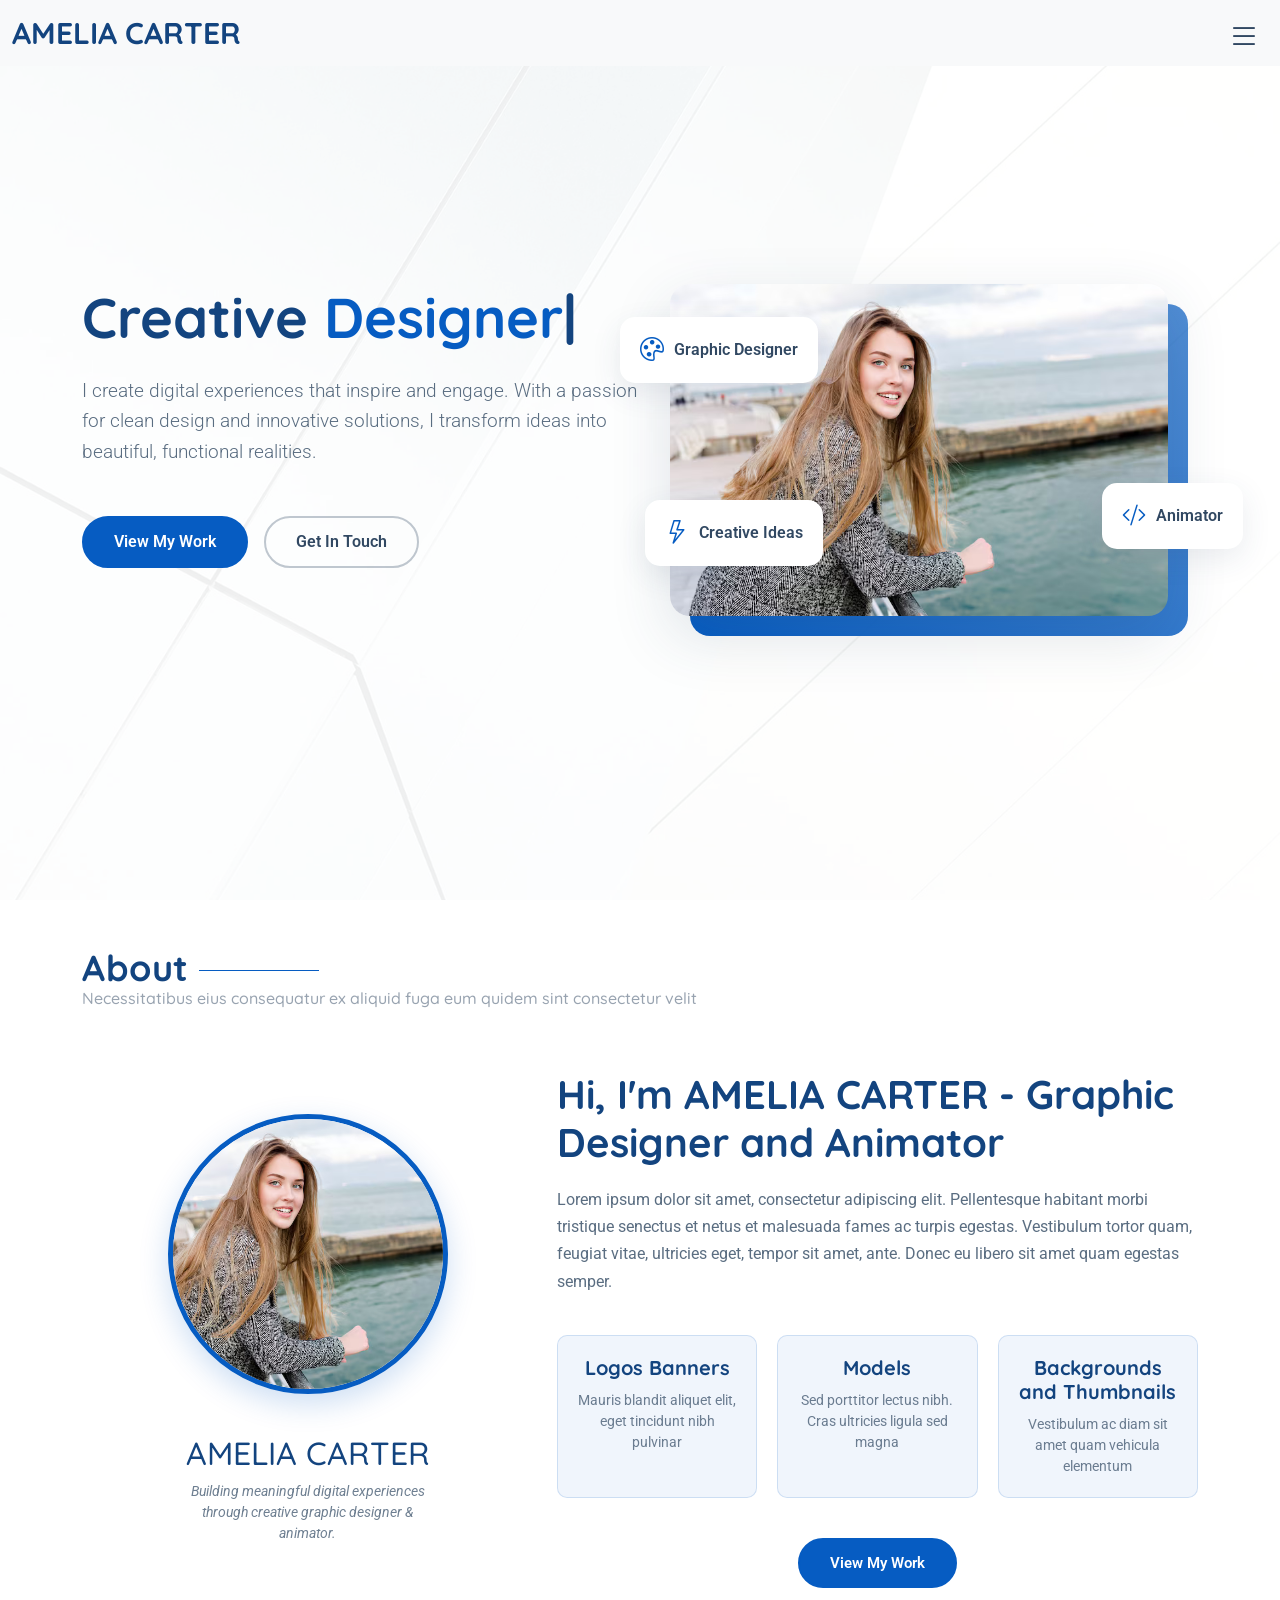
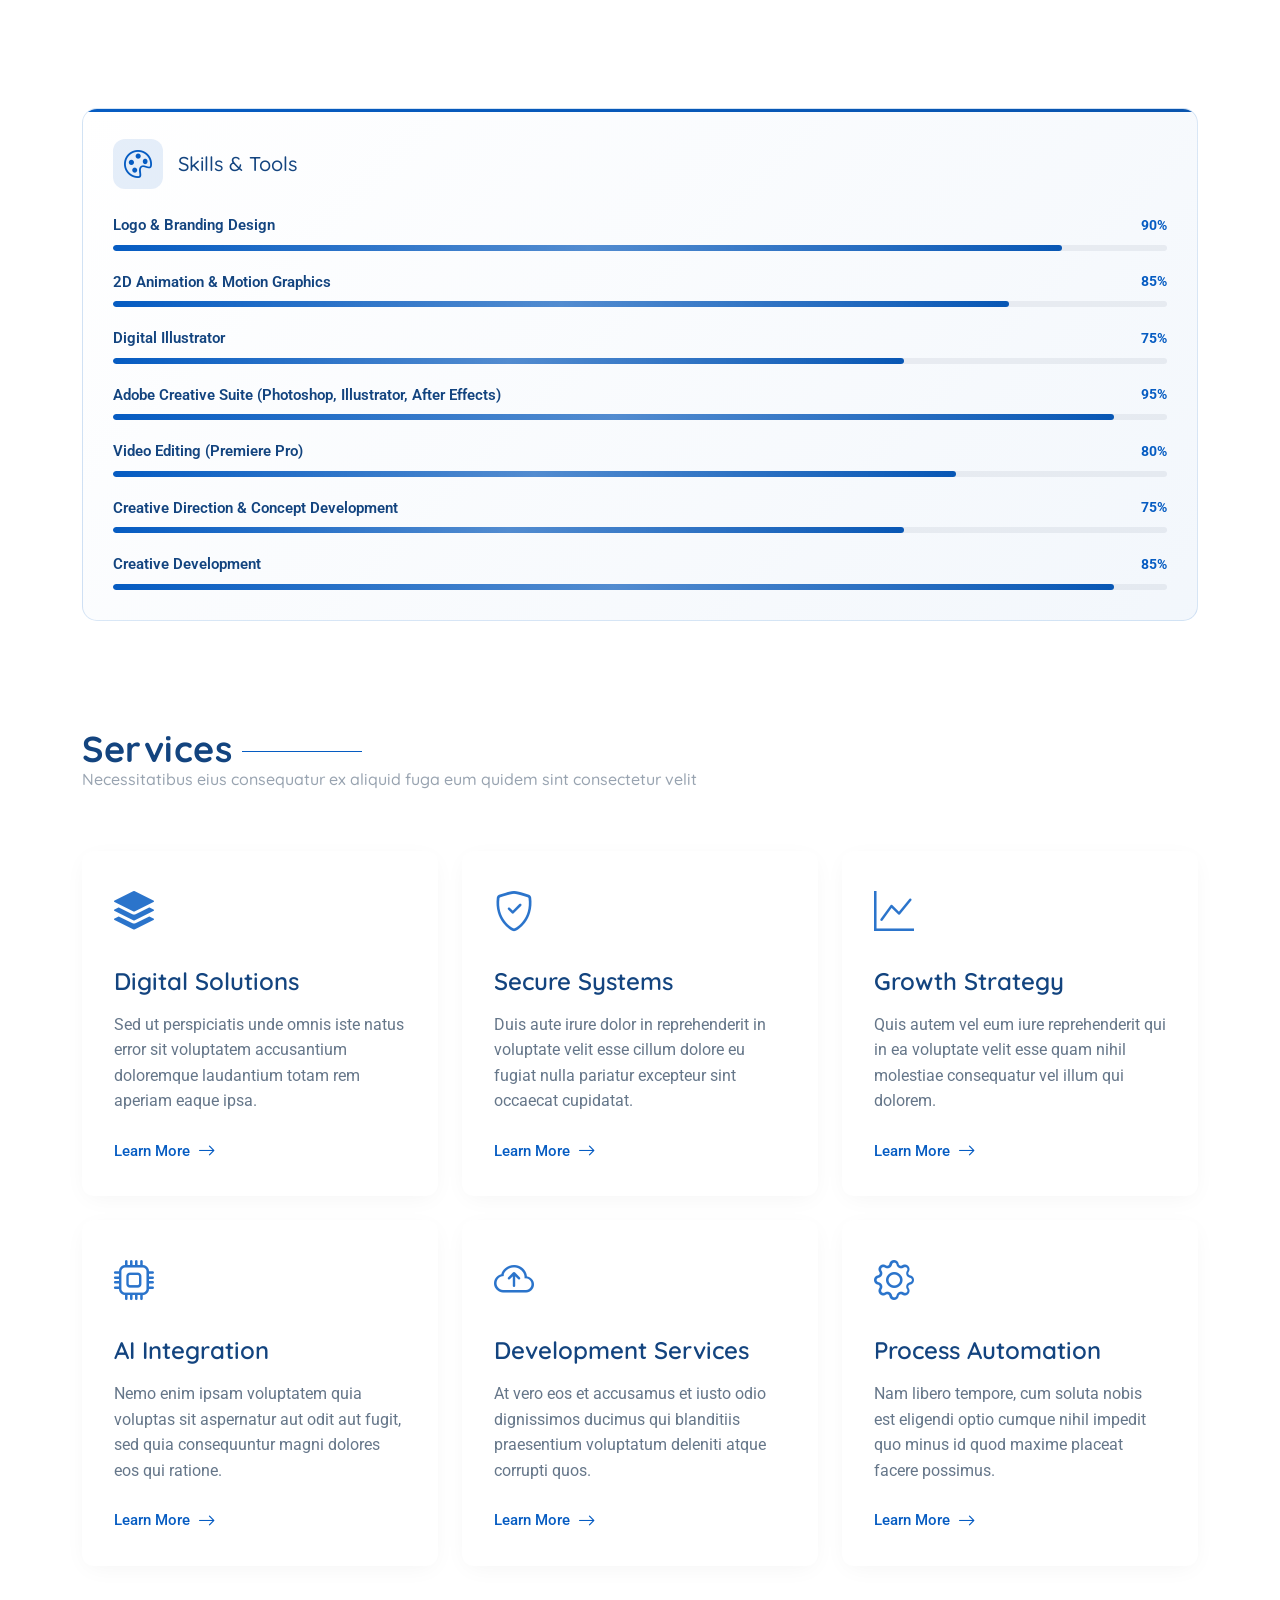
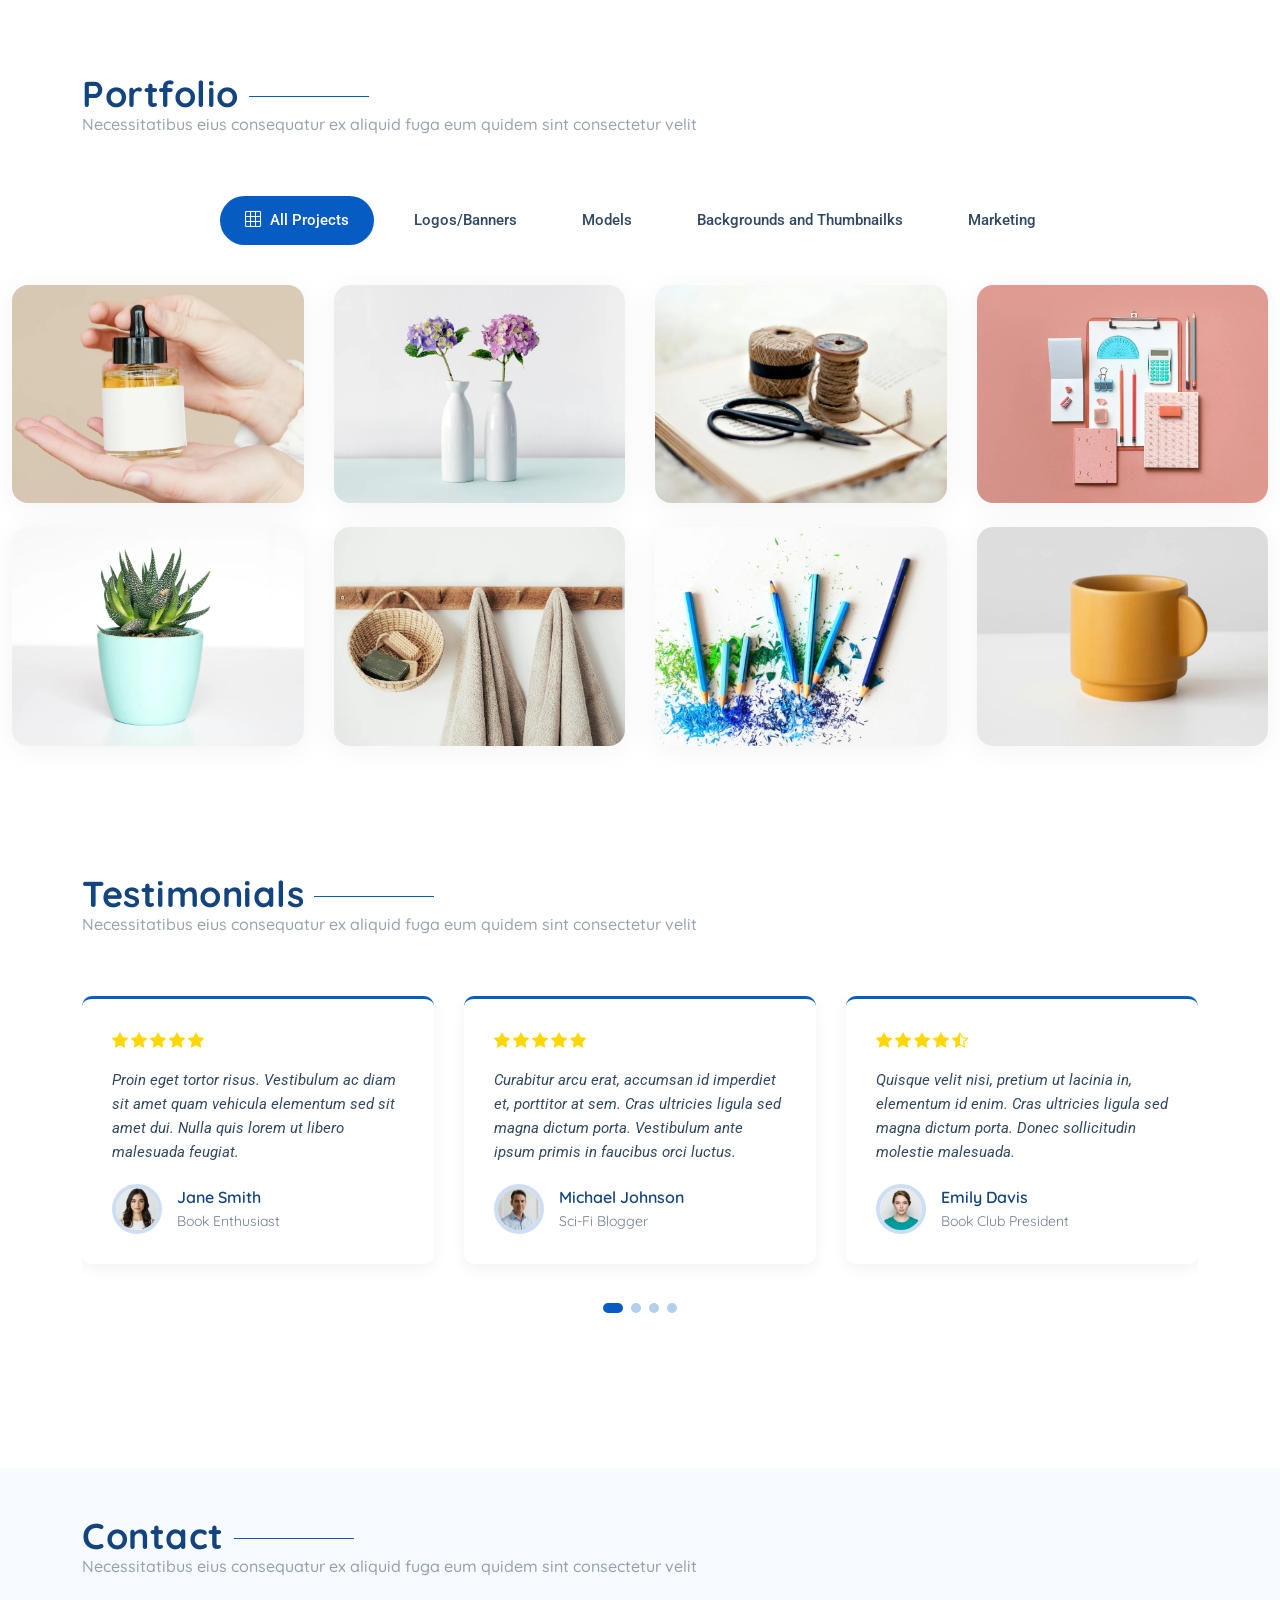
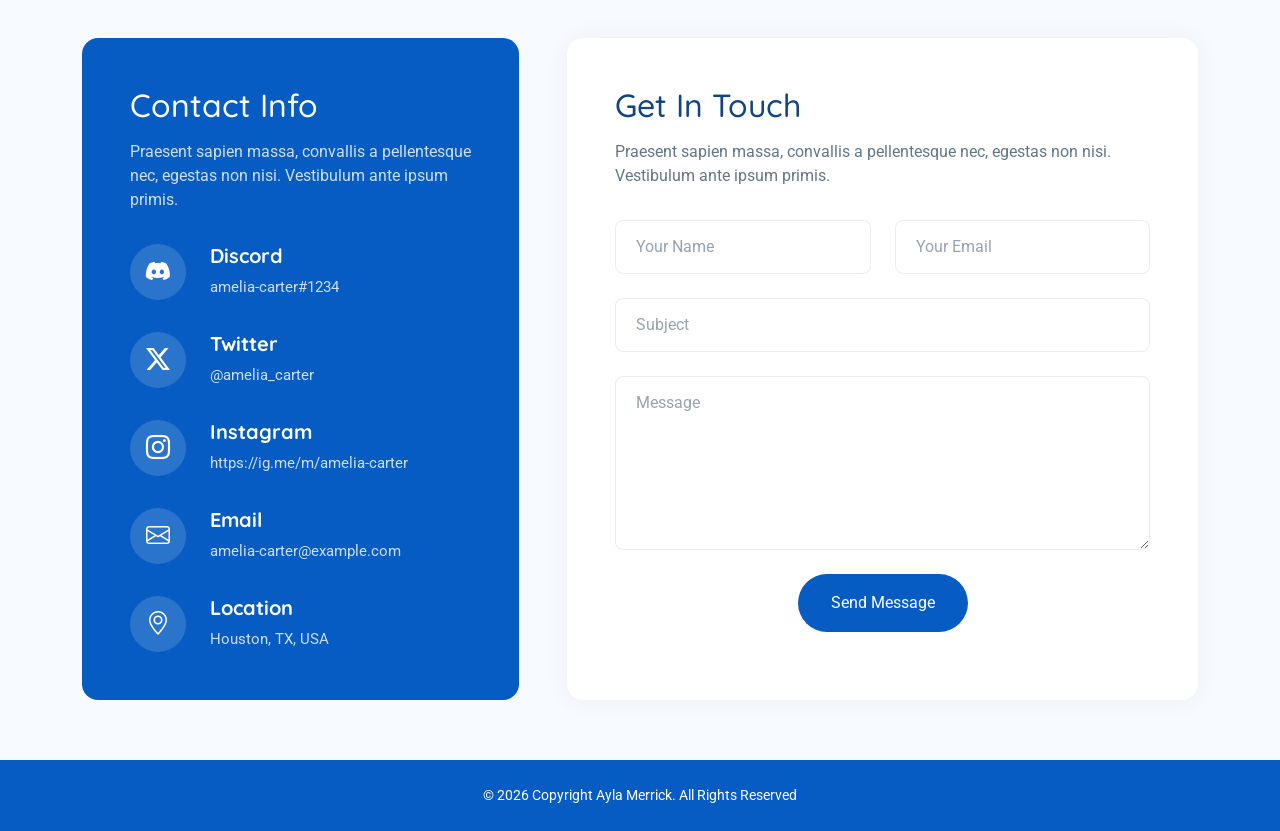
<file: index.html>
<!DOCTYPE html>
<html lang="en">

<head>
  <meta charset="utf-8">
  <meta content="width=device-width, initial-scale=1.0" name="viewport">
  <title>Index - Style Bootstrap Template</title>
  <meta name="description" content="">
  <meta name="keywords" content="">

  <!-- Favicons -->
  <link href="assets/img/favicon.png" rel="icon">
  <link href="assets/img/apple-touch-icon.png" rel="apple-touch-icon">

  <!-- Fonts -->
  <link href="https://fonts.googleapis.com" rel="preconnect">
  <link href="https://fonts.gstatic.com" rel="preconnect" crossorigin>
  <link
    href="https://fonts.googleapis.com/css2?family=Roboto:ital,wght@0,100;0,300;0,400;0,500;0,700;0,900;1,100;1,300;1,400;1,500;1,700;1,900&family=Open+Sans:ital,wght@0,300;0,400;0,500;0,600;0,700;0,800;1,300;1,400;1,500;1,600;1,700;1,800&family=Quicksand:wght@300;400;500;600;700&display=swap"
    rel="stylesheet">

  <!-- Vendor CSS Files -->
  <link href="assets/vendor/bootstrap/css/bootstrap.min.css" rel="stylesheet">
  <link href="assets/vendor/bootstrap-icons/bootstrap-icons.css" rel="stylesheet">
  <link href="assets/vendor/aos/aos.css" rel="stylesheet">
  <link href="assets/vendor/glightbox/css/glightbox.min.css" rel="stylesheet">
  <link href="assets/vendor/swiper/swiper-bundle.min.css" rel="stylesheet">

  <!-- Main CSS File -->
  <link href="assets/css/main.css" rel="stylesheet">

  <!-- =======================================================
  * Template Name: Style
  * Template URL: https://bootstrapmade.com/style-bootstrap-portfolio-template/
  * Updated: Jul 02 2025 with Bootstrap v5.3.7
  * Author: BootstrapMade.com
  * License: https://bootstrapmade.com/license/
  ======================================================== -->
</head>

<body class="index-page">

  <header id="header" class="header d-flex align-items-center fixed-top bg-light">
    <div class="container-fluid position-relative d-flex align-items-center justify-content-between">

      <a href="index.html" class="logo d-flex align-items-center">
        <h1 class="sitename">AMELIA CARTER</h1>
      </a>

      <nav id="navmenu" class="navmenu">
        <div class="profile-img">
          <img src="assets/img/profile/profile-square-1.png" alt="" class="img-fluid rounded-circle">
        </div>

        <a href="index.html" class="logo d-flex align-items-center justify-content-center active">
          <h1 class="sitename">Alex Smith</h1>
        </a>

        <div class="social-links text-center">
          <a href="#" class="twitter"><i class="bi bi-twitter-x"></i></a>
          <a href="#" class="facebook"><i class="bi bi-facebook"></i></a>
          <a href="#" class="instagram"><i class="bi bi-instagram"></i></a>
          <a href="#" class="google-plus"><i class="bi bi-skype"></i></a>
          <a href="#" class="linkedin"><i class="bi bi-linkedin"></i></a>
        </div>

        <ul>
          <li><a href="#contact">Contact</a></li>
        </ul>
        <i class="mobile-nav-toggle d-xl-none bi bi-list"></i>
      </nav>

    </div>
  </header>

  <main class="main">

    <!-- Hero Section -->
    <section id="hero" class="hero section">

      <div class="container">
        <div class="row g-0 align-items-center">

          <div class="col-lg-6 hero-content" data-aos="fade-right" data-aos-delay="100">
            <div class="content-wrapper">
              <h1 class="hero-title">Creative <span class="typed"
                  data-typed-items="Designer, Animator, Freelancer, Artist"></span></h1>
              <p class="lead">I create digital experiences that inspire and engage. With a passion for clean design and
                innovative solutions, I transform ideas into beautiful, functional realities.</p>

              <!-- <div class="hero-stats" data-aos="fade-up" data-aos-delay="200">
                <div class="stat-item">
                  <span class="purecounter" data-purecounter-start="0" data-purecounter-end="150" data-purecounter-duration="2">0</span>
                  <span class="stat-label">Projects Completed</span>
                </div>
                <div class="stat-item">
                  <span class="purecounter" data-purecounter-start="0" data-purecounter-end="5" data-purecounter-duration="2">0</span>
                  <span class="stat-label">Years Experience</span>
                </div>
                <div class="stat-item">
                  <span class="purecounter" data-purecounter-start="0" data-purecounter-end="98" data-purecounter-duration="2">0</span>
                  <span class="stat-label">Happy Clients</span>
                </div>
              </div> -->

              <div class="hero-actions" data-aos="fade-up" data-aos-delay="300">
                <a href="#portfolio" class="btn btn-primary">View My Work</a>
                <a href="#contact" class="btn btn-outline">Get In Touch</a>
              </div>

              <!-- <div class="social-links" data-aos="fade-up" data-aos-delay="400">
                <a href="#"><i class="bi bi-twitter"></i></a>
                <a href="#"><i class="bi bi-linkedin"></i></a>
                <a href="#"><i class="bi bi-github"></i></a>
                <a href="#"><i class="bi bi-instagram"></i></a>
              </div> -->
            </div>
          </div>

          <div class="col-lg-6 hero-image" data-aos="fade-left" data-aos-delay="200">
            <div class="image-container">
              <div class="floating-elements">
                <div class="floating-card card-1" data-aos="zoom-in" data-aos-delay="300">
                  <i class="bi bi-palette"></i>
                  <span>Graphic Designer</span>
                </div>
                <div class="floating-card card-2" data-aos="zoom-in" data-aos-delay="400">
                  <i class="bi bi-code-slash"></i>
                  <span>Animator</span>
                </div>
                <div class="floating-card card-3" data-aos="zoom-in" data-aos-delay="500">
                  <i class="bi bi-lightning"></i>
                  <span>Creative Ideas</span>
                </div>
              </div>
              <img src="assets/img/profile/profile-square-1.png" alt="Portfolio Hero" class="img-fluid hero-main-image">
              <div class="image-overlay"></div>
            </div>
          </div>

        </div>
      </div>

    </section><!-- /Hero Section -->

    <!-- About Section -->
    <section id="about" class="about section">

      <!-- Section Title -->
      <div class="container section-title">
        <h2>About</h2>
        <p>Necessitatibus eius consequatur ex aliquid fuga eum quidem sint consectetur velit</p>
      </div><!-- End Section Title -->

      <div class="container" data-aos="fade-up" data-aos-delay="100">

        <div class="row align-items-center">

          <div class="col-lg-5" data-aos="fade-right" data-aos-delay="200">
            <div class="profile-image-wrapper">
              <div class="profile-image">
                <img src="assets/img/profile/profile-square-1.png" alt="Profile" class="img-fluid">
              </div>
              <div class="signature-section">
                <div class="intro">
                  <h2>AMELIA CARTER</h2>
                </div>
                <p class="quote">Building meaningful digital experiences through creative graphic designer & animator.
                </p>
              </div>
            </div>
          </div>

          <div class="col-lg-7" data-aos="fade-left" data-aos-delay="300">
            <div class="about-content">
              <div class="intro">
                <h2>Hi, I'm AMELIA CARTER - Graphic Designer and Animator</h2>
                <p>Lorem ipsum dolor sit amet, consectetur adipiscing elit. Pellentesque habitant morbi tristique
                  senectus et netus et malesuada fames ac turpis egestas. Vestibulum tortor quam, feugiat vitae,
                  ultricies eget, tempor sit amet, ante. Donec eu libero sit amet quam egestas semper.</p>
              </div>

              <div class="skills-grid">
                <div class="skill-item" data-aos="zoom-in" data-aos-delay="400">
                  <!-- <div class="skill-icon">
                    <i class="bi bi-palette"></i>
                  </div> -->
                  <h4 style="font-weight: 800; font-size: 20px;">Logos Banners</h4>
                  <p>Mauris blandit aliquet elit, eget tincidunt nibh pulvinar</p>
                </div>
                <div class="skill-item" data-aos="zoom-in" data-aos-delay="450">
                  <!-- <div class="skill-icon">
                    <i class="bi bi-code-slash"></i>
                  </div> -->
                  <h4 style="font-weight: 800; font-size: 20px;">Models</h4>
                  <p>Sed porttitor lectus nibh. Cras ultricies ligula sed magna</p>
                </div>
                <div class="skill-item" data-aos="zoom-in" data-aos-delay="500">
                  <!-- <div class="skill-icon">
                    <i class="bi bi-camera"></i>
                  </div> -->
                  <h4 style="font-weight: 800; font-size: 20px;">Backgrounds and Thumbnails</h4>
                  <p>Vestibulum ac diam sit amet quam vehicula elementum</p>
                </div>
              </div>

              <!-- <div class="journey-timeline" data-aos="fade-up" data-aos-delay="300">
                <div class="timeline-item">
                  <div class="year">2019</div>
                  <div class="description">Graduated with B.A. in Digital Design from Creative University</div>
                </div>
                <div class="timeline-item">
                  <div class="year">2020</div>
                  <div class="description">Joined InnovateTech as Junior Frontend Developer</div>
                </div>
                <div class="timeline-item">
                  <div class="year">2023</div>
                  <div class="description">Launched freelance career specializing in creative web solutions</div>
                </div>
              </div> -->

              <div class="cta-section" data-aos="fade-up" data-aos-delay="400">
                <!-- <div class="fun-fact">
                  <span class="emoji">☕</span>
                  <span class="text">Coffee-fueled designer based in Portland</span>
                </div> -->
                <div class="action-buttons">
                  <a href="#portfolio" class="btn btn-primary">View My Work</a>
                  <!-- <a href="#" class="btn btn-outline">Download Resume</a> -->
                </div>
              </div>

            </div>
          </div>

        </div>

      </div>

    </section><!-- /About Section -->

    <!-- Skills Section -->
    <section id="skills" class="skills section">

      <div class="container" data-aos="fade-up" data-aos-delay="100">

        <div class="row">
          <div class="col-12">
            <div class="skills-grid">
              <div class="col-md-12" data-aos="flip-left" data-aos-delay="400">
                <div class="skill-card">
                  <div class="skill-header">
                    <i class="bi bi-palette"></i>
                    <h3>Skills &amp; Tools</h3>
                  </div>
                  <div class="skills-animation">
                    <div class="skill-item">
                      <div class="skill-info">
                        <span class="skill-name">Logo & Branding Design</span>
                        <span class="skill-percentage">90%</span>
                      </div>
                      <div class="skill-bar progress">
                        <div class="progress-bar" role="progressbar" aria-valuenow="90" aria-valuemin="0"
                          aria-valuemax="100"></div>
                      </div>
                    </div>

                    <div class="skill-item">
                      <div class="skill-info">
                        <span class="skill-name">2D Animation & Motion Graphics</span>
                        <span class="skill-percentage">85%</span>
                      </div>
                      <div class="skill-bar progress">
                        <div class="progress-bar" role="progressbar" aria-valuenow="85" aria-valuemin="0"
                          aria-valuemax="100"></div>
                      </div>
                    </div>

                    <div class="skill-item">
                      <div class="skill-info">
                        <span class="skill-name">Digital Illustrator</span>
                        <span class="skill-percentage">75%</span>
                      </div>
                      <div class="skill-bar progress">
                        <div class="progress-bar" role="progressbar" aria-valuenow="75" aria-valuemin="0"
                          aria-valuemax="100"></div>
                      </div>
                    </div>

                    <div class="skill-item">
                      <div class="skill-info">
                        <span class="skill-name">Adobe Creative Suite (Photoshop, Illustrator, After Effects)</span>
                        <span class="skill-percentage">95%</span>
                      </div>
                      <div class="skill-bar progress">
                        <div class="progress-bar" role="progressbar" aria-valuenow="95" aria-valuemin="0"
                          aria-valuemax="100"></div>
                      </div>
                    </div>

                    <div class="skill-item">
                      <div class="skill-info">
                        <span class="skill-name">Video Editing (Premiere Pro)</span>
                        <span class="skill-percentage">80%</span>
                      </div>
                      <div class="skill-bar progress">
                        <div class="progress-bar" role="progressbar" aria-valuenow="80" aria-valuemin="0"
                          aria-valuemax="100"></div>
                      </div>
                    </div>

                    <div class="skill-item">
                      <div class="skill-info">
                        <span class="skill-name">Creative Direction & Concept Development</span>
                        <span class="skill-percentage">75%</span>
                      </div>
                      <div class="skill-bar progress">
                        <div class="progress-bar" role="progressbar" aria-valuenow="75" aria-valuemin="0"
                          aria-valuemax="100"></div>
                      </div>
                    </div>

                    <div class="skill-item">
                      <div class="skill-info">
                        <span class="skill-name">Creative Development</span>
                        <span class="skill-percentage">85%</span>
                      </div>
                      <div class="skill-bar progress">
                        <div class="progress-bar" role="progressbar" aria-valuenow="95" aria-valuemin="0"
                          aria-valuemax="100"></div>
                      </div>
                    </div>
                  </div>
                </div><!-- End Design Card -->
              </div>
            </div><!-- End Skills Grid -->
          </div>
        </div>

      </div>

    </section><!-- /Skills Section -->


    <!-- Services Section -->
    <section id="services" class="services section">

      <!-- Section Title -->
      <div class="container section-title">
        <h2>Services</h2>
        <p>Necessitatibus eius consequatur ex aliquid fuga eum quidem sint consectetur velit</p>
      </div><!-- End Section Title -->

      <div class="container" data-aos="fade-up" data-aos-delay="100">

        <div class="row g-4">

          <!-- Card 1 -->
          <div class="col-lg-4 col-md-6" data-aos="fade-up" data-aos-delay="100">
            <div class="service-item">
              <div class="icon">
                <i class="bi bi-stack"></i>
              </div>
              <h3>Digital Solutions</h3>
              <p>Sed ut perspiciatis unde omnis iste natus error sit voluptatem accusantium doloremque laudantium totam
                rem aperiam eaque ipsa.</p>
              <div class="card-links">
                <a href="#" class="link-item">
                  Learn More
                  <i class="bi bi-arrow-right"></i>
                </a>
              </div>
            </div>
          </div><!-- End Service Item -->

          <!-- Card 2 -->
          <div class="col-lg-4 col-md-6" data-aos="fade-up" data-aos-delay="200">
            <div class="service-item">
              <div class="icon">
                <i class="bi bi-shield-check"></i>
              </div>
              <h3>Secure Systems</h3>
              <p>Duis aute irure dolor in reprehenderit in voluptate velit esse cillum dolore eu fugiat nulla pariatur
                excepteur sint occaecat cupidatat.</p>
              <div class="card-links">
                <a href="#" class="link-item">
                  Learn More
                  <i class="bi bi-arrow-right"></i>
                </a>
              </div>
            </div>
          </div><!-- End Service Item -->

          <!-- Card 3 -->
          <div class="col-lg-4 col-md-6" data-aos="fade-up" data-aos-delay="300">
            <div class="service-item">
              <div class="icon">
                <i class="bi bi-graph-up"></i>
              </div>
              <h3>Growth Strategy</h3>
              <p>Quis autem vel eum iure reprehenderit qui in ea voluptate velit esse quam nihil molestiae consequatur
                vel illum qui dolorem.</p>
              <div class="card-links">
                <a href="#" class="link-item">
                  Learn More
                  <i class="bi bi-arrow-right"></i>
                </a>
              </div>
            </div>
          </div><!-- End Service Item -->

          <!-- Card 4 -->
          <div class="col-lg-4 col-md-6" data-aos="fade-up" data-aos-delay="100">
            <div class="service-item">
              <div class="icon">
                <i class="bi bi-cpu"></i>
              </div>
              <h3>AI Integration</h3>
              <p>Nemo enim ipsam voluptatem quia voluptas sit aspernatur aut odit aut fugit, sed quia consequuntur magni
                dolores eos qui ratione.</p>
              <div class="card-links">
                <a href="#" class="link-item">
                  Learn More
                  <i class="bi bi-arrow-right"></i>
                </a>
              </div>
            </div>
          </div><!-- End Service Item -->

          <!-- Card 5 -->
          <div class="col-lg-4 col-md-6" data-aos="fade-up" data-aos-delay="200">
            <div class="service-item">
              <div class="icon">
                <i class="bi bi-cloud-arrow-up"></i>
              </div>
              <h3>Development Services</h3>
              <p>At vero eos et accusamus et iusto odio dignissimos ducimus qui blanditiis praesentium voluptatum
                deleniti atque corrupti quos.</p>
              <div class="card-links">
                <a href="#" class="link-item">
                  Learn More
                  <i class="bi bi-arrow-right"></i>
                </a>
              </div>
            </div>
          </div><!-- End Service Item -->

          <!-- Card 6 -->
          <div class="col-lg-4 col-md-6" data-aos="fade-up" data-aos-delay="300">
            <div class="service-item">
              <div class="icon">
                <i class="bi bi-gear"></i>
              </div>
              <h3>Process Automation</h3>
              <p>Nam libero tempore, cum soluta nobis est eligendi optio cumque nihil impedit quo minus id quod maxime
                placeat facere possimus.</p>
              <div class="card-links">
                <a href="#" class="link-item">
                  Learn More
                  <i class="bi bi-arrow-right"></i>
                </a>
              </div>
            </div>
          </div><!-- End Service Item -->

        </div>

      </div>

    </section><!-- /Services Section -->

    <!-- Portfolio Section -->
    <section id="portfolio" class="portfolio section">

      <!-- Section Title -->
      <div class="container section-title">
        <h2>Portfolio</h2>
        <p>Necessitatibus eius consequatur ex aliquid fuga eum quidem sint consectetur velit</p>
      </div><!-- End Section Title -->

      <div class="container-fluid" data-aos="fade-up" data-aos-delay="100">

        <div class="isotope-layout" data-default-filter="*" data-layout="masonry" data-sort="original-order">

          <ul class="portfolio-filters isotope-filters" data-aos="fade-up" data-aos-delay="200">
            <li data-filter="*" class="filter-active">
              <i class="bi bi-grid-3x3"></i> All Projects
            </li>
            <li data-filter=".filter-logos">
              Logos/Banners
            </li>
            <li data-filter=".filter-models">
              Models
            </li>
            <li data-filter=".filter-backgrounds">
              Backgrounds and Thumbnailks
            </li>
            <li data-filter=".filter-marketing">
              Marketing
            </li>
          </ul>

          <div class="row g-4 isotope-container" data-aos="fade-up" data-aos-delay="300">

            <div class="col-xl-3 col-lg-4 col-md-6 portfolio-item isotope-item filter-logos">
              <article class="portfolio-entry">
                <figure class="entry-image">
                  <img src="assets/img/portfolio/portfolio-1.webp" class="img-fluid" alt="" loading="lazy">
                  <div class="entry-overlay">
                    <div class="overlay-content">
                      <!-- <div class="entry-meta">UI/UX Design</div> -->
                      <h3 class="entry-title">Logos/Banners 1</h3>
                      <div class="entry-links">
                        <a href="assets/img/portfolio/portfolio-1.webp" class="glightbox"
                          data-gallery="portfolio-gallery-ui"
                          data-glightbox="title: Logos/Banners 1; description: Nulla vitae elit libero, a pharetra augue mollis interdum.">
                          <i class="bi bi-arrows-angle-expand"></i>
                        </a>
                        <!-- <a href="portfolio-details.html">
                          <i class="bi bi-arrow-right"></i>
                        </a> -->
                      </div>
                    </div>
                  </div>
                </figure>
              </article>
            </div><!-- End Portfolio Item -->

            <div class="col-xl-3 col-lg-4 col-md-6 portfolio-item isotope-item filter-models">
              <article class="portfolio-entry">
                <figure class="entry-image">
                  <img src="assets/img/portfolio/portfolio-10.webp" class="img-fluid" alt="" loading="lazy">
                  <div class="entry-overlay">
                    <div class="overlay-content">
                      <!-- <div class="entry-meta">UI/UX Design</div> -->
                      <h3 class="entry-title">Models 1</h3>
                      <div class="entry-links">
                        <a href="assets/img/portfolio/portfolio-10.webp" class="glightbox"
                          data-gallery="portfolio-gallery-development"
                          data-glightbox="title: Models 1; description: Nulla vitae elit libero, a pharetra augue mollis interdum.">
                          <i class="bi bi-arrows-angle-expand"></i>
                        </a>
                        <!-- <a href="portfolio-details.html">
                          <i class="bi bi-arrow-right"></i>
                        </a> -->
                      </div>
                    </div>
                  </div>
                </figure>
              </article>
            </div><!-- End Portfolio Item -->

            <div class="col-xl-3 col-lg-4 col-md-6 portfolio-item isotope-item filter-backgrounds">
              <article class="portfolio-entry">
                <figure class="entry-image">
                  <img src="assets/img/portfolio/portfolio-7.webp" class="img-fluid" alt="" loading="lazy">
                  <div class="entry-overlay">
                    <div class="overlay-content">
                      <!-- <div class="entry-meta">Photography</div> -->
                      <h3 class="entry-title">Backgrounds and Thumbnails 1</h3>
                      <div class="entry-links">
                        <a href="assets/img/portfolio/portfolio-7.webp" class="glightbox"
                          data-gallery="portfolio-gallery-photography"
                          data-glightbox="title: Backgrounds and Thumbnails 1; description: Sed ut perspiciatis unde omnis iste natus error sit voluptatem.">
                          <i class="bi bi-arrows-angle-expand"></i>
                        </a>
                        <!-- <a href="portfolio-details.html">
                          <i class="bi bi-arrow-right"></i>
                        </a> -->
                      </div>
                    </div>
                  </div>
                </figure>
              </article>
            </div><!-- End Portfolio Item -->

            <div class="col-xl-3 col-lg-4 col-md-6 portfolio-item isotope-item filter-marketing">
              <article class="portfolio-entry">
                <figure class="entry-image">
                  <img src="assets/img/portfolio/portfolio-4.webp" class="img-fluid" alt="" loading="lazy">
                  <div class="entry-overlay">
                    <div class="overlay-content">
                      <!-- <div class="entry-meta">Marketing</div> -->
                      <h3 class="entry-title">Marketing 1</h3>
                      <div class="entry-links">
                        <a href="assets/img/portfolio/portfolio-4.webp" class="glightbox"
                          data-gallery="portfolio-gallery-marketing"
                          data-glightbox="title: Marketing 1; description: Quis autem vel eum iure reprehenderit qui in ea voluptate.">
                          <i class="bi bi-arrows-angle-expand"></i>
                        </a>
                        <!-- <a href="portfolio-details.html">
                          <i class="bi bi-arrow-right"></i>
                        </a> -->
                      </div>
                    </div>
                  </div>
                </figure>
              </article>
            </div><!-- End Portfolio Item -->

            <div class="col-xl-3 col-lg-4 col-md-6 portfolio-item isotope-item filter-logos">
              <article class="portfolio-entry">
                <figure class="entry-image">
                  <img src="assets/img/portfolio/portfolio-2.webp" class="img-fluid" alt="" loading="lazy">
                  <div class="entry-overlay">
                    <div class="overlay-content">
                      <!-- <div class="entry-meta">UI/UX Design</div> -->
                      <h3 class="entry-title">Logos/Banners 2</h3>
                      <div class="entry-links">
                        <a href="assets/img/portfolio/portfolio-2.webp" class="glightbox"
                          data-gallery="portfolio-gallery-ui"
                          data-glightbox="title: Logos/Banners 2; description: At vero eos et accusamus et iusto odio dignissimos ducimus.">
                          <i class="bi bi-arrows-angle-expand"></i>
                        </a>
                        <!-- <a href="portfolio-details.html">
                          <i class="bi bi-arrow-right"></i>
                        </a> -->
                      </div>
                    </div>
                  </div>
                </figure>
              </article>
            </div><!-- End Portfolio Item -->

            <div class="col-xl-3 col-lg-4 col-md-6 portfolio-item isotope-item filter-models">
              <article class="portfolio-entry">
                <figure class="entry-image">
                  <img src="assets/img/portfolio/portfolio-11.webp" class="img-fluid" alt="" loading="lazy">
                  <div class="entry-overlay">
                    <div class="overlay-content">
                      <!-- <div class="entry-meta">Development</div> -->
                      <h3 class="entry-title">Models 2</h3>
                      <div class="entry-links">
                        <a href="assets/img/portfolio/portfolio-11.webp" class="glightbox"
                          data-gallery="portfolio-gallery-development"
                          data-glightbox="title: Models 2; description: Temporibus autem quibusdam et aut officiis debitis.">
                          <i class="bi bi-arrows-angle-expand"></i>
                        </a>
                        <!-- <a href="portfolio-details.html">
                          <i class="bi bi-arrow-right"></i>
                        </a> -->
                      </div>
                    </div>
                  </div>
                </figure>
              </article>
            </div><!-- End Portfolio Item -->

            <div class="col-xl-3 col-lg-4 col-md-6 portfolio-item isotope-item filter-backgrounds">
              <article class="portfolio-entry">
                <figure class="entry-image">
                  <img src="assets/img/portfolio/portfolio-8.webp" class="img-fluid" alt="" loading="lazy">
                  <div class="entry-overlay">
                    <div class="overlay-content">
                      <!-- <div class="entry-meta">Photography</div> -->
                      <h3 class="entry-title">Backgrounds and Thumbnails 2</h3>
                      <div class="entry-links">
                        <a href="assets/img/portfolio/portfolio-8.webp" class="glightbox"
                          data-gallery="portfolio-gallery-photography"
                          data-glightbox="title: Backgrounds and Thumbnails 2; description: Integer posuere erat a ante venenatis dapibus posuere velit aliquet.">
                          <i class="bi bi-arrows-angle-expand"></i>
                        </a>
                        <!-- <a href="portfolio-details.html">
                          <i class="bi bi-arrow-right"></i>
                        </a> -->
                      </div>
                    </div>
                  </div>
                </figure>
              </article>
            </div><!-- End Portfolio Item -->

            <div class="col-xl-3 col-lg-4 col-md-6 portfolio-item isotope-item filter-marketing">
              <article class="portfolio-entry">
                <figure class="entry-image">
                  <img src="assets/img/portfolio/portfolio-5.webp" class="img-fluid" alt="" loading="lazy">
                  <div class="entry-overlay">
                    <div class="overlay-content">
                      <!-- <div class="entry-meta">Marketing</div> -->
                      <h3 class="entry-title">Marketing 2</h3>
                      <div class="entry-links">
                        <a href="assets/img/portfolio/portfolio-5.webp" class="glightbox"
                          data-gallery="portfolio-gallery-marketing"
                          data-glightbox="title: Marketing 2; description: Fusce dapibus, tellus ac cursus commodo, tortor mauris condimentum.">
                          <i class="bi bi-arrows-angle-expand"></i>
                        </a>
                        <!-- <a href="portfolio-details.html">
                          <i class="bi bi-arrow-right"></i>
                        </a> -->
                      </div>
                    </div>
                  </div>
                </figure>
              </article>
            </div><!-- End Portfolio Item -->

          </div><!-- End Portfolio Container -->

        </div>

      </div>

    </section><!-- /Portfolio Section -->

    <!-- Testimonials Section -->
    <section id="testimonials" class="testimonials section">
      <!-- Section Title -->
      <div class="container section-title">
        <h2>Testimonials</h2>
        <p>Necessitatibus eius consequatur ex aliquid fuga eum quidem sint consectetur velit</p>
      </div><!-- End Section Title -->

      <div class="container" data-aos="fade-up" data-aos-delay="100">

        <div class="row">
          <div class="col-12">
            <!-- <div class="critic-reviews" data-aos="fade-up" data-aos-delay="300">
              <div class="row">
                <div class="col-md-4">
                  <div class="critic-review">
                    <div class="review-quote">"</div>
                    <div class="stars">
                      <i class="bi bi-star-fill"></i>
                      <i class="bi bi-star-fill"></i>
                      <i class="bi bi-star-fill"></i>
                      <i class="bi bi-star-fill"></i>
                      <i class="bi bi-star-fill"></i>
                    </div>
                    <p>Pellentesque in ipsum id orci porta dapibus. Vivamus magna justo, lacinia eget consectetur sed,
                      convallis at tellus.</p>
                    <div class="critic-info">
                      <div class="critic-name">The New York Times</div>
                    </div>
                  </div>
                </div>
                <div class="col-md-4">
                  <div class="critic-review">
                    <div class="review-quote">"</div>
                    <div class="stars">
                      <i class="bi bi-star-fill"></i>
                      <i class="bi bi-star-fill"></i>
                      <i class="bi bi-star-fill"></i>
                      <i class="bi bi-star-fill"></i>
                      <i class="bi bi-star-half"></i>
                    </div>
                    <p>Curabitur non nulla sit amet nisl tempus convallis quis ac lectus. Nulla quis lorem ut libero
                      malesuada feugiat.</p>
                    <div class="critic-info">
                      <div class="critic-name">Washington Post</div>
                    </div>
                  </div>
                </div>
                <div class="col-md-4">
                  <div class="critic-review">
                    <div class="review-quote">"</div>
                    <div class="stars">
                      <i class="bi bi-star-fill"></i>
                      <i class="bi bi-star-fill"></i>
                      <i class="bi bi-star-fill"></i>
                      <i class="bi bi-star-fill"></i>
                      <i class="bi bi-star-fill"></i>
                    </div>
                    <p>Mauris blandit aliquet elit, eget tincidunt nibh pulvinar a. Vivamus suscipit tortor eget felis
                      porttitor volutpat.</p>
                    <div class="critic-info">
                      <div class="critic-name">The Guardian</div>
                    </div>
                  </div>
                </div>
              </div>
            </div> -->

            <div class="testimonials-container">
              <div class="swiper testimonials-slider init-swiper" data-aos="fade-up" data-aos-delay="400">
                <script type="application/json" class="swiper-config">
                  {
                    "loop": true,
                    "speed": 600,
                    "autoplay": {
                      "delay": 5000
                    },
                    "slidesPerView": 1,
                    "spaceBetween": 30,
                    "pagination": {
                      "el": ".swiper-pagination",
                      "type": "bullets",
                      "clickable": true
                    },
                    "breakpoints": {
                      "768": {
                        "slidesPerView": 2
                      },
                      "992": {
                        "slidesPerView": 3
                      }
                    }
                  }
                </script>

                <div class="swiper-wrapper">
                  <div class="swiper-slide">
                    <div class="testimonial-item">
                      <div class="stars">
                        <i class="bi bi-star-fill"></i>
                        <i class="bi bi-star-fill"></i>
                        <i class="bi bi-star-fill"></i>
                        <i class="bi bi-star-fill"></i>
                        <i class="bi bi-star-fill"></i>
                      </div>
                      <p>
                        Proin eget tortor risus. Vestibulum ac diam sit amet quam vehicula elementum sed sit amet dui.
                        Nulla quis lorem ut libero malesuada feugiat.
                      </p>
                      <div class="testimonial-profile">
                        <img src="assets/img/person/person-f-1.webp" alt="Reviewer" class="img-fluid rounded-circle">
                        <div>
                          <h3>Jane Smith</h3>
                          <h4>Book Enthusiast</h4>
                        </div>
                      </div>
                    </div>
                  </div><!-- End testimonial item -->

                  <div class="swiper-slide">
                    <div class="testimonial-item">
                      <div class="stars">
                        <i class="bi bi-star-fill"></i>
                        <i class="bi bi-star-fill"></i>
                        <i class="bi bi-star-fill"></i>
                        <i class="bi bi-star-fill"></i>
                        <i class="bi bi-star-fill"></i>
                      </div>
                      <p>
                        Curabitur arcu erat, accumsan id imperdiet et, porttitor at sem. Cras ultricies ligula sed magna
                        dictum porta. Vestibulum ante ipsum primis in faucibus orci luctus.
                      </p>
                      <div class="testimonial-profile">
                        <img src="assets/img/person/person-m-2.webp" alt="Reviewer" class="img-fluid rounded-circle">
                        <div>
                          <h3>Michael Johnson</h3>
                          <h4>Sci-Fi Blogger</h4>
                        </div>
                      </div>
                    </div>
                  </div><!-- End testimonial item -->

                  <div class="swiper-slide">
                    <div class="testimonial-item">
                      <div class="stars">
                        <i class="bi bi-star-fill"></i>
                        <i class="bi bi-star-fill"></i>
                        <i class="bi bi-star-fill"></i>
                        <i class="bi bi-star-fill"></i>
                        <i class="bi bi-star-half"></i>
                      </div>
                      <p>
                        Quisque velit nisi, pretium ut lacinia in, elementum id enim. Cras ultricies ligula sed magna
                        dictum porta. Donec sollicitudin molestie malesuada.
                      </p>
                      <div class="testimonial-profile">
                        <img src="assets/img/person/person-f-3.webp" alt="Reviewer" class="img-fluid rounded-circle">
                        <div>
                          <h3>Emily Davis</h3>
                          <h4>Book Club President</h4>
                        </div>
                      </div>
                    </div>
                  </div><!-- End testimonial item -->

                  <div class="swiper-slide">
                    <div class="testimonial-item">
                      <div class="stars">
                        <i class="bi bi-star-fill"></i>
                        <i class="bi bi-star-fill"></i>
                        <i class="bi bi-star-fill"></i>
                        <i class="bi bi-star-fill"></i>
                        <i class="bi bi-star-fill"></i>
                      </div>
                      <p>
                        Mauris blandit aliquet elit, eget tincidunt nibh pulvinar a. Curabitur aliquet quam id dui
                        posuere blandit. Lorem ipsum dolor sit amet, consectetur.
                      </p>
                      <div class="testimonial-profile">
                        <img src="assets/img/person/person-m-4.webp" alt="Reviewer" class="img-fluid rounded-circle">
                        <div>
                          <h3>Robert Wilson</h3>
                          <h4>Literary Reviewer</h4>
                        </div>
                      </div>
                    </div>
                  </div><!-- End testimonial item -->

                </div>
                <div class="swiper-pagination"></div>
              </div>
            </div>
          </div>
        </div>
      </div>
    </section><!-- /Testimonials Section -->

    <!-- Faq Section -->
    <!-- <section id="faq" class="faq section">

      <div class="container section-title">
        <h2>Frequently Asked Questions</h2>
        <p>Necessitatibus eius consequatur ex aliquid fuga eum quidem sint consectetur velit</p>
      </div>

      <div class="container">

        <div class="row justify-content-center">

          <div class="col-lg-12" data-aos="fade-up" data-aos-delay="100">

            <div class="faq-container">

              <div class="faq-item faq-active">
                <h3>Non consectetur a erat nam at lectus urna duis?</h3>
                <div class="faq-content">
                  <p>Feugiat pretium nibh ipsum consequat. Tempus iaculis urna id volutpat lacus laoreet non curabitur
                    gravida. Venenatis lectus magna fringilla urna porttitor rhoncus dolor purus non.</p>
                </div>
                <i class="faq-toggle bi bi-chevron-right"></i>
              </div>

              <div class="faq-item">
                <h3>Feugiat scelerisque varius morbi enim nunc faucibus?</h3>
                <div class="faq-content">
                  <p>Dolor sit amet consectetur adipiscing elit pellentesque habitant morbi. Id interdum velit laoreet
                    id donec ultrices. Fringilla phasellus faucibus scelerisque eleifend donec pretium. Est pellentesque
                    elit ullamcorper dignissim. Mauris ultrices eros in cursus turpis massa tincidunt dui.</p>
                </div>
                <i class="faq-toggle bi bi-chevron-right"></i>
              </div>

              <div class="faq-item">
                <h3>Dolor sit amet consectetur adipiscing elit pellentesque?</h3>
                <div class="faq-content">
                  <p>Eleifend mi in nulla posuere sollicitudin aliquam ultrices sagittis orci. Faucibus pulvinar
                    elementum integer enim. Sem nulla pharetra diam sit amet nisl suscipit. Rutrum tellus pellentesque
                    eu tincidunt. Lectus urna duis convallis convallis tellus. Urna molestie at elementum eu facilisis
                    sed odio morbi quis</p>
                </div>
                <i class="faq-toggle bi bi-chevron-right"></i>
              </div>

              <div class="faq-item">
                <h3>Ac odio tempor orci dapibus. Aliquam eleifend mi in nulla?</h3>
                <div class="faq-content">
                  <p>Dolor sit amet consectetur adipiscing elit pellentesque habitant morbi. Id interdum velit laoreet
                    id donec ultrices. Fringilla phasellus faucibus scelerisque eleifend donec pretium. Est pellentesque
                    elit ullamcorper dignissim. Mauris ultrices eros in cursus turpis massa tincidunt dui.</p>
                </div>
                <i class="faq-toggle bi bi-chevron-right"></i>
              </div>

              <div class="faq-item">
                <h3>Tempus quam pellentesque nec nam aliquam sem et tortor?</h3>
                <div class="faq-content">
                  <p>Molestie a iaculis at erat pellentesque adipiscing commodo. Dignissim suspendisse in est ante in.
                    Nunc vel risus commodo viverra maecenas accumsan. Sit amet nisl suscipit adipiscing bibendum est.
                    Purus gravida quis blandit turpis cursus in</p>
                </div>
                <i class="faq-toggle bi bi-chevron-right"></i>
              </div>

              <div class="faq-item">
                <h3>Perspiciatis quod quo quos nulla quo illum ullam?</h3>
                <div class="faq-content">
                  <p>Enim ea facilis quaerat voluptas quidem et dolorem. Quis et consequatur non sed in suscipit sequi.
                    Distinctio ipsam dolore et.</p>
                </div>
                <i class="faq-toggle bi bi-chevron-right"></i>
              </div>

            </div>

          </div>

        </div>

      </div>

    </section> -->

    <!-- Contact Section -->
    <section id="contact" class="contact section light-background">

      <!-- Section Title -->
      <div class="container section-title">
        <h2>Contact</h2>
        <p>Necessitatibus eius consequatur ex aliquid fuga eum quidem sint consectetur velit</p>
      </div><!-- End Section Title -->

      <div class="container" data-aos="fade-up" data-aos-delay="100">

        <div class="row g-4 g-lg-5">
          <div class="col-lg-5">
            <div class="info-box" data-aos="fade-up" data-aos-delay="200">
              <h3>Contact Info</h3>
              <p>Praesent sapien massa, convallis a pellentesque nec, egestas non nisi. Vestibulum ante ipsum primis.
              </p>

              <div class="info-item" data-aos="fade-up" data-aos-delay="500">
                <div class="icon-box">
                  <i class="bi bi-discord"></i>
                </div>
                <div class="content">
                  <h4>Discord</h4>
                  <p>amelia-carter#1234</p>
                </div>
              </div>

              <div class="info-item" data-aos="fade-up" data-aos-delay="500">
                <div class="icon-box">
                  <i class="bi bi-twitter-x"></i>
                </div>
                <div class="content">
                  <h4>Twitter</h4>
                  <p>@amelia_carter</p>
                </div>
              </div>

              <div class="info-item" data-aos="fade-up" data-aos-delay="400">
                <div class="icon-box">
                  <i class="bi bi-instagram"></i>
                </div>
                <div class="content">
                  <h4>Instagram</h4>
                  <p>https://ig.me/m/amelia-carter</p>
                </div>
              </div>

              <div class="info-item" data-aos="fade-up" data-aos-delay="500">
                <div class="icon-box">
                  <i class="bi bi-envelope"></i>
                </div>
                <div class="content">
                  <h4>Email</h4>
                  <p>amelia-carter@example.com</p>
                </div>
              </div>

              <div class="info-item" data-aos="fade-up" data-aos-delay="300">
                <div class="icon-box">
                  <i class="bi bi-geo-alt"></i>
                </div>
                <div class="content">
                  <h4>Location</h4>
                  <p>Houston, TX, USA</p>
                </div>
              </div>
            </div>
          </div>

          <div class="col-lg-7">
            <div class="contact-form" data-aos="fade-up" data-aos-delay="300">
              <h3>Get In Touch</h3>
              <p>Praesent sapien massa, convallis a pellentesque nec, egestas non nisi. Vestibulum ante ipsum primis.
              </p>

              <form action="forms/contact.php" method="post" class="php-email-form" data-aos="fade-up"
                data-aos-delay="200">
                <div class="row gy-4">

                  <div class="col-md-6">
                    <input type="text" name="name" class="form-control" placeholder="Your Name" required="">
                  </div>

                  <div class="col-md-6 ">
                    <input type="email" class="form-control" name="email" placeholder="Your Email" required="">
                  </div>

                  <div class="col-12">
                    <input type="text" class="form-control" name="subject" placeholder="Subject" required="">
                  </div>

                  <div class="col-12">
                    <textarea class="form-control" name="message" rows="6" placeholder="Message" required=""></textarea>
                  </div>

                  <div class="col-12 text-center">
                    <div class="loading">Loading</div>
                    <div class="error-message"></div>
                    <div class="sent-message">Your message has been sent. Thank you!</div>

                    <button type="submit" class="btn">Send Message</button>
                  </div>

                </div>
              </form>

            </div>
          </div>

        </div>

      </div>

    </section><!-- /Contact Section -->

  </main>

  <footer id="footer" class="footer dark-background">
    <div class="container">
      <div class="copyright text-center ">
        <p>© 2026 <span>Copyright</span> Ayla Merrick. <span>All Rights Reserved</span></p>
      </div>
      <!-- <div class="social-links d-flex justify-content-center">
        <a href=""><i class="bi bi-twitter-x"></i></a>
        <a href=""><i class="bi bi-facebook"></i></a>
        <a href=""><i class="bi bi-instagram"></i></a>
        <a href=""><i class="bi bi-linkedin"></i></a>
      </div> -->
    </div>
  </footer>

  <!-- Scroll Top -->
  <a href="#" id="scroll-top" class="scroll-top d-flex align-items-center justify-content-center"><i
      class="bi bi-arrow-up-short"></i></a>

  <!-- Vendor JS Files -->
  <script src="assets/vendor/bootstrap/js/bootstrap.bundle.min.js"></script>
  <script src="assets/vendor/php-email-form/validate.js"></script>
  <script src="assets/vendor/aos/aos.js"></script>
  <script src="assets/vendor/purecounter/purecounter_vanilla.js"></script>
  <script src="assets/vendor/typed.js/typed.umd.js"></script>
  <script src="assets/vendor/waypoints/noframework.waypoints.js"></script>
  <script src="assets/vendor/glightbox/js/glightbox.min.js"></script>
  <script src="assets/vendor/imagesloaded/imagesloaded.pkgd.min.js"></script>
  <script src="assets/vendor/isotope-layout/isotope.pkgd.min.js"></script>
  <script src="assets/vendor/swiper/swiper-bundle.min.js"></script>

  <!-- Main JS File -->
  <script src="assets/js/main.js"></script>

</body>

</html>
</file>
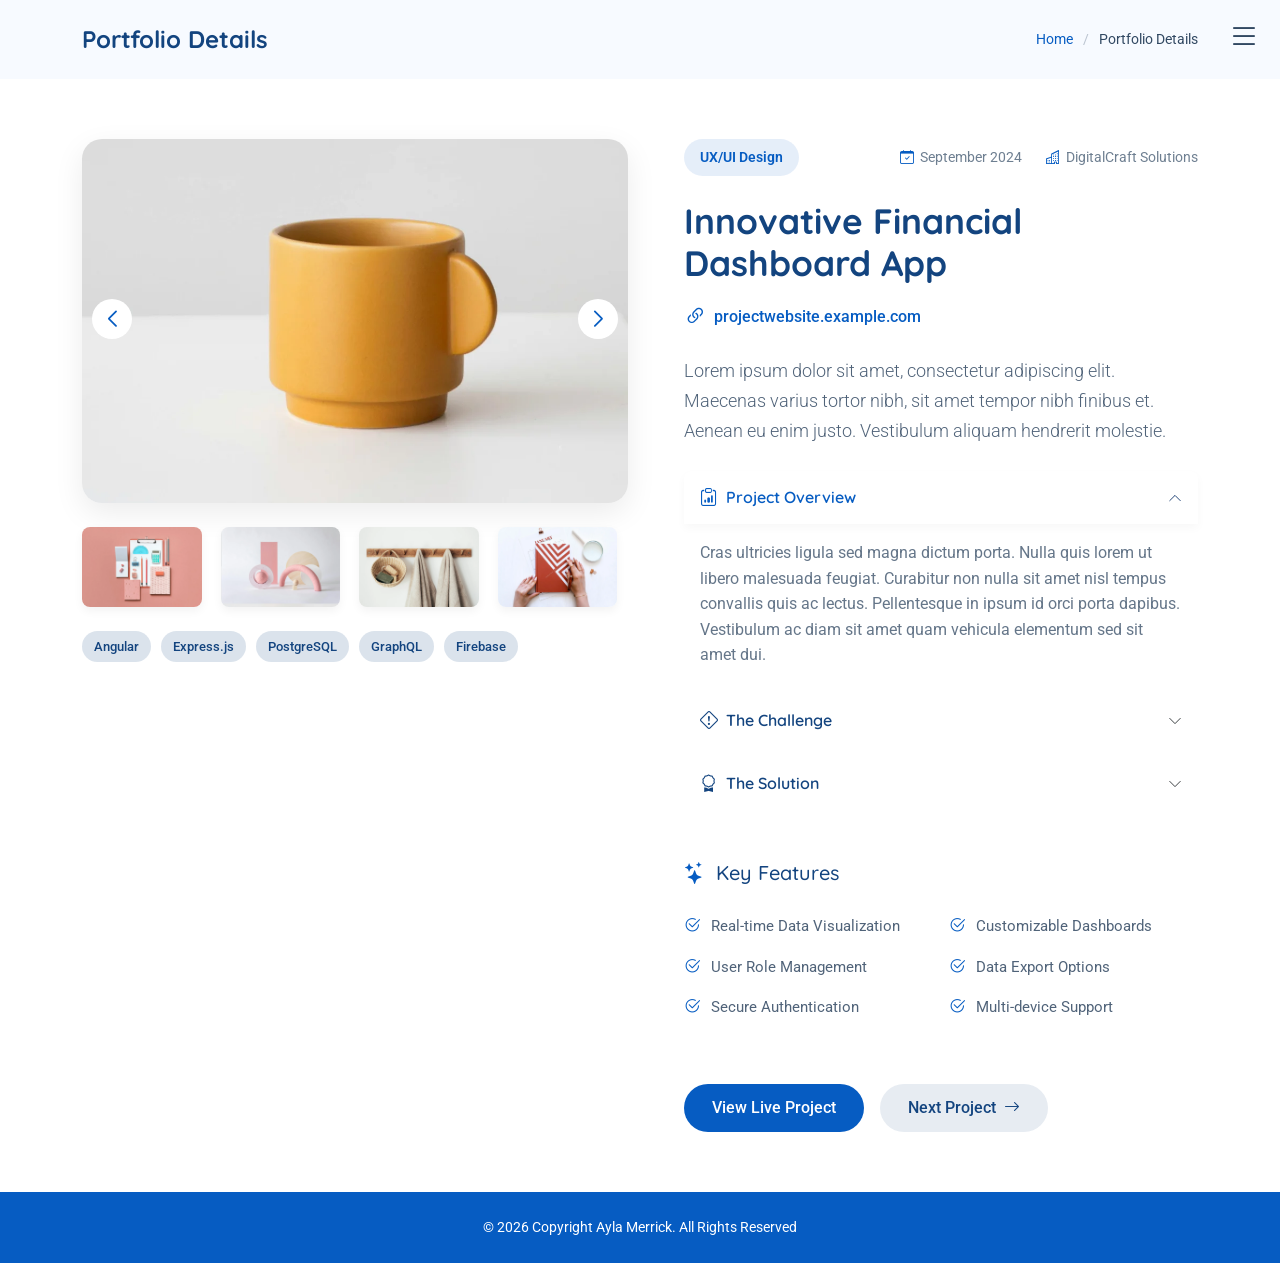
<file: portfolio-details.html>
<!DOCTYPE html>
<html lang="en">

<head>
  <meta charset="utf-8">
  <meta content="width=device-width, initial-scale=1.0" name="viewport">
  <title>Portfolio Details - Style Bootstrap Template</title>
  <meta name="description" content="">
  <meta name="keywords" content="">

  <!-- Favicons -->
  <link href="assets/img/favicon.png" rel="icon">
  <link href="assets/img/apple-touch-icon.png" rel="apple-touch-icon">

  <!-- Fonts -->
  <link href="https://fonts.googleapis.com" rel="preconnect">
  <link href="https://fonts.gstatic.com" rel="preconnect" crossorigin>
  <link
    href="https://fonts.googleapis.com/css2?family=Roboto:ital,wght@0,100;0,300;0,400;0,500;0,700;0,900;1,100;1,300;1,400;1,500;1,700;1,900&family=Open+Sans:ital,wght@0,300;0,400;0,500;0,600;0,700;0,800;1,300;1,400;1,500;1,600;1,700;1,800&family=Quicksand:wght@300;400;500;600;700&display=swap"
    rel="stylesheet">

  <!-- Vendor CSS Files -->
  <link href="assets/vendor/bootstrap/css/bootstrap.min.css" rel="stylesheet">
  <link href="assets/vendor/bootstrap-icons/bootstrap-icons.css" rel="stylesheet">
  <link href="assets/vendor/aos/aos.css" rel="stylesheet">
  <link href="assets/vendor/glightbox/css/glightbox.min.css" rel="stylesheet">
  <link href="assets/vendor/swiper/swiper-bundle.min.css" rel="stylesheet">

  <!-- Main CSS File -->
  <link href="assets/css/main.css" rel="stylesheet">

  <!-- =======================================================
  * Template Name: Style
  * Template URL: https://bootstrapmade.com/style-bootstrap-portfolio-template/
  * Updated: Jul 02 2025 with Bootstrap v5.3.7
  * Author: BootstrapMade.com
  * License: https://bootstrapmade.com/license/
  ======================================================== -->
</head>

<body class="portfolio-details-page">

  <header id="header" class="header d-flex align-items-center fixed-top">
    <div class="container-fluid position-relative d-flex align-items-center justify-content-between">

      <a href="index.html" class="logo d-flex align-items-center">
        <!-- Uncomment the line below if you also wish to use an image logo -->
        <!-- <img src="assets/img/logo.webp" alt=""> -->
        <!-- Uncomment the line below if you also wish to use an text logo -->
        <!-- <h1 class="sitename">Style</h1>  -->
      </a>

      <nav id="navmenu" class="navmenu">
        <div class="profile-img">
          <img src="assets/img/profile/profile-square-1.png" alt="" class="img-fluid rounded-circle">
        </div>

        <a href="index.html" class="logo d-flex align-items-center justify-content-center active">
          <h1 class="sitename">Alex Smith</h1>
        </a>

        <div class="social-links text-center">
          <a href="#" class="twitter"><i class="bi bi-twitter-x"></i></a>
          <a href="#" class="facebook"><i class="bi bi-facebook"></i></a>
          <a href="#" class="instagram"><i class="bi bi-instagram"></i></a>
          <a href="#" class="google-plus"><i class="bi bi-skype"></i></a>
          <a href="#" class="linkedin"><i class="bi bi-linkedin"></i></a>
        </div>

        <ul>
          <li><a href="#contact">Contact</a></li>
        </ul>
        <i class="mobile-nav-toggle d-xl-none bi bi-list"></i>
      </nav>

    </div>
  </header>

  <main class="main">

    <!-- Page Title -->
    <div class="page-title light-background">
      <div class="container d-lg-flex justify-content-between align-items-center">
        <h1 class="mb-2 mb-lg-0">Portfolio Details</h1>
        <nav class="breadcrumbs">
          <ol>
            <li><a href="index.html">Home</a></li>
            <li class="current">Portfolio Details</li>
          </ol>
        </nav>
      </div>
    </div><!-- End Page Title -->

    <!-- Portfolio Details Section -->
    <section id="portfolio-details" class="portfolio-details section">

      <div class="container" data-aos="fade-up" data-aos-delay="100">

        <div class="row gy-4">
          <div class="col-lg-6" data-aos="fade-right">
            <div class="portfolio-details-media">
              <div class="main-image">
                <div class="portfolio-details-slider swiper init-swiper" data-aos="zoom-in">
                  <script type="application/json" class="swiper-config">
                    {
                      "loop": true,
                      "speed": 1000,
                      "autoplay": {
                        "delay": 6000
                      },
                      "effect": "creative",
                      "creativeEffect": {
                        "prev": {
                          "shadow": true,
                          "translate": [0, 0, -400]
                        },
                        "next": {
                          "translate": ["100%", 0, 0]
                        }
                      },
                      "slidesPerView": 1,
                      "navigation": {
                        "nextEl": ".swiper-button-next",
                        "prevEl": ".swiper-button-prev"
                      }
                    }
                  </script>
                  <div class="swiper-wrapper">
                    <div class="swiper-slide">
                      <img src="assets/img/portfolio/portfolio-5.webp" alt="Portfolio Image" class="img-fluid">
                    </div>
                    <div class="swiper-slide">
                      <img src="assets/img/portfolio/portfolio-7.webp" alt="Portfolio Image" class="img-fluid">
                    </div>
                    <div class="swiper-slide">
                      <img src="assets/img/portfolio/portfolio-8.webp" alt="Portfolio Image" class="img-fluid">
                    </div>
                  </div>
                  <div class="swiper-button-prev"></div>
                  <div class="swiper-button-next"></div>
                </div>
              </div>

              <div class="thumbnail-grid" data-aos="fade-up" data-aos-delay="200">
                <div class="row g-2 mt-3">
                  <div class="col-3">
                    <img src="assets/img/portfolio/portfolio-4.webp" alt="Gallery Image" class="img-fluid glightbox">
                  </div>
                  <div class="col-3">
                    <img src="assets/img/portfolio/portfolio-6.webp" alt="Gallery Image" class="img-fluid glightbox">
                  </div>
                  <div class="col-3">
                    <img src="assets/img/portfolio/portfolio-11.webp" alt="Gallery Image" class="img-fluid glightbox">
                  </div>
                  <div class="col-3">
                    <img src="assets/img/portfolio/portfolio-12.webp" alt="Gallery Image" class="img-fluid glightbox">
                  </div>
                </div>
              </div>

              <div class="tech-stack-badges" data-aos="fade-up" data-aos-delay="300">
                <span>Angular</span>
                <span>Express.js</span>
                <span>PostgreSQL</span>
                <span>GraphQL</span>
                <span>Firebase</span>
              </div>
            </div>
          </div>

          <div class="col-lg-6" data-aos="fade-left">
            <div class="portfolio-details-content">
              <div class="project-meta">
                <div class="badge-wrapper">
                  <span class="project-badge">UX/UI Design</span>
                </div>
                <div class="date-client">
                  <div class="meta-item">
                    <i class="bi bi-calendar-check"></i>
                    <span>September 2024</span>
                  </div>
                  <div class="meta-item">
                    <i class="bi bi-buildings"></i>
                    <span>DigitalCraft Solutions</span>
                  </div>
                </div>
              </div>

              <h2 class="project-title">Innovative Financial Dashboard App</h2>

              <div class="project-website">
                <i class="bi bi-link-45deg"></i>
                <a href="#" target="_blank">projectwebsite.example.com</a>
              </div>

              <div class="project-overview">
                <p class="lead">
                  Lorem ipsum dolor sit amet, consectetur adipiscing elit. Maecenas varius tortor nibh, sit amet tempor
                  nibh finibus et. Aenean eu enim justo. Vestibulum aliquam hendrerit molestie.
                </p>

                <div class="accordion project-accordion" id="portfolio-details-projectAccordion">
                  <div class="accordion-item" data-aos="fade-up">
                    <h2 class="accordion-header">
                      <button class="accordion-button" type="button" data-bs-toggle="collapse"
                        data-bs-target="#portfolio-details-collapse-1" aria-expanded="true" aria-controls="collapseOne">
                        <i class="bi bi-clipboard-data me-2"></i> Project Overview
                      </button>
                    </h2>
                    <div id="portfolio-details-collapse-1" class="accordion-collapse collapse show"
                      data-bs-parent="#portfolio-details-projectAccordion">
                      <div class="accordion-body">
                        <p>Cras ultricies ligula sed magna dictum porta. Nulla quis lorem ut libero malesuada feugiat.
                          Curabitur non nulla sit amet nisl tempus convallis quis ac lectus. Pellentesque in ipsum id
                          orci porta dapibus. Vestibulum ac diam sit amet quam vehicula elementum sed sit amet dui.</p>
                      </div>
                    </div>
                  </div>

                  <div class="accordion-item" data-aos="fade-up" data-aos-delay="100">
                    <h2 class="accordion-header">
                      <button class="accordion-button collapsed" type="button" data-bs-toggle="collapse"
                        data-bs-target="#portfolio-details-collapse-2" aria-expanded="false"
                        aria-controls="collapseTwo">
                        <i class="bi bi-exclamation-diamond me-2"></i> The Challenge
                      </button>
                    </h2>
                    <div id="portfolio-details-collapse-2" class="accordion-collapse collapse"
                      data-bs-parent="#portfolio-details-projectAccordion">
                      <div class="accordion-body">
                        <p>Mauris blandit aliquet elit, eget tincidunt nibh pulvinar a. Vivamus suscipit tortor eget
                          felis porttitor volutpat. Curabitur aliquet quam id dui posuere blandit. Praesent sapien
                          massa, convallis a pellentesque nec, egestas non nisi. Sed porttitor lectus nibh.</p>
                      </div>
                    </div>
                  </div>

                  <div class="accordion-item" data-aos="fade-up" data-aos-delay="200">
                    <h2 class="accordion-header">
                      <button class="accordion-button collapsed" type="button" data-bs-toggle="collapse"
                        data-bs-target="#portfolio-details-collapse-3" aria-expanded="false"
                        aria-controls="collapseThree">
                        <i class="bi bi-award me-2"></i> The Solution
                      </button>
                    </h2>
                    <div id="portfolio-details-collapse-3" class="accordion-collapse collapse"
                      data-bs-parent="#portfolio-details-projectAccordion">
                      <div class="accordion-body">
                        <p>Donec sollicitudin molestie malesuada. Curabitur arcu erat, accumsan id imperdiet et,
                          porttitor at sem. Vestibulum ante ipsum primis in faucibus orci luctus et ultrices posuere
                          cubilia Curae; Donec velit neque, auctor sit amet aliquam vel, ullamcorper sit amet ligula.
                        </p>
                      </div>
                    </div>
                  </div>
                </div>
              </div>

              <div class="project-features" data-aos="fade-up" data-aos-delay="300">
                <h3><i class="bi bi-stars"></i> Key Features</h3>
                <div class="row g-3">
                  <div class="col-md-6">
                    <ul class="feature-list">
                      <li><i class="bi bi-check2-circle"></i> Real-time Data Visualization</li>
                      <li><i class="bi bi-check2-circle"></i> User Role Management</li>
                      <li><i class="bi bi-check2-circle"></i> Secure Authentication</li>
                    </ul>
                  </div>
                  <div class="col-md-6">
                    <ul class="feature-list">
                      <li><i class="bi bi-check2-circle"></i> Customizable Dashboards</li>
                      <li><i class="bi bi-check2-circle"></i> Data Export Options</li>
                      <li><i class="bi bi-check2-circle"></i> Multi-device Support</li>
                    </ul>
                  </div>
                </div>
              </div>

              <div class="cta-buttons" data-aos="fade-up" data-aos-delay="400">
                <a href="#" class="btn-view-project">View Live Project</a>
                <a href="#" class="btn-next-project">Next Project <i class="bi bi-arrow-right"></i></a>
              </div>
            </div>
          </div>
        </div>

      </div>

    </section><!-- /Portfolio Details Section -->

  </main>

  <footer id="footer" class="footer dark-background">
    <div class="container">
      <div class="copyright text-center ">
        <p>© 2026 <span>Copyright</span> Ayla Merrick. <span>All Rights Reserved</span></p>
      </div>
      <!-- <div class="social-links d-flex justify-content-center">
        <a href=""><i class="bi bi-twitter-x"></i></a>
        <a href=""><i class="bi bi-facebook"></i></a>
        <a href=""><i class="bi bi-instagram"></i></a>
        <a href=""><i class="bi bi-linkedin"></i></a>
      </div> -->
    </div>
  </footer>

  <!-- Scroll Top -->
  <a href="#" id="scroll-top" class="scroll-top d-flex align-items-center justify-content-center"><i
      class="bi bi-arrow-up-short"></i></a>

  <!-- Vendor JS Files -->
  <script src="assets/vendor/bootstrap/js/bootstrap.bundle.min.js"></script>
  <script src="assets/vendor/php-email-form/validate.js"></script>
  <script src="assets/vendor/aos/aos.js"></script>
  <script src="assets/vendor/purecounter/purecounter_vanilla.js"></script>
  <script src="assets/vendor/typed.js/typed.umd.js"></script>
  <script src="assets/vendor/waypoints/noframework.waypoints.js"></script>
  <script src="assets/vendor/glightbox/js/glightbox.min.js"></script>
  <script src="assets/vendor/imagesloaded/imagesloaded.pkgd.min.js"></script>
  <script src="assets/vendor/isotope-layout/isotope.pkgd.min.js"></script>
  <script src="assets/vendor/swiper/swiper-bundle.min.js"></script>

  <!-- Main JS File -->
  <script src="assets/js/main.js"></script>

</body>

</html>
</file>
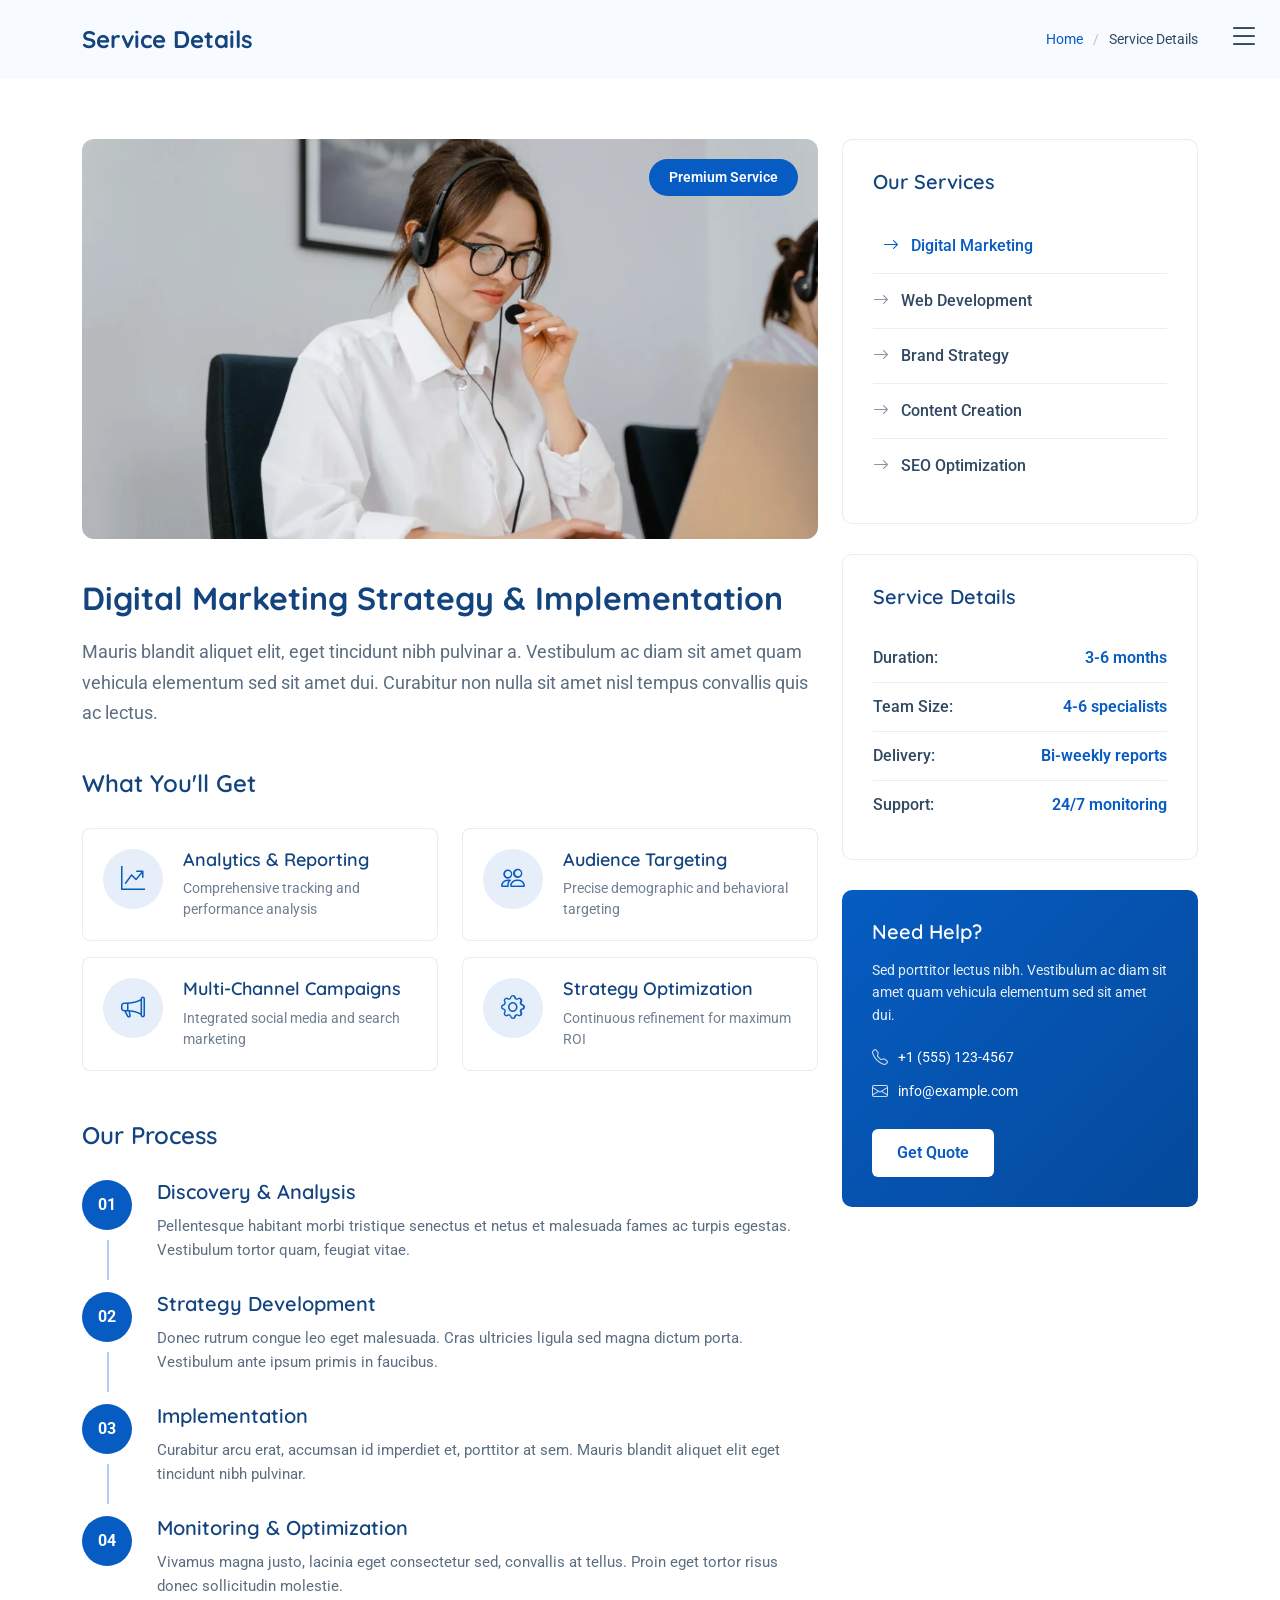
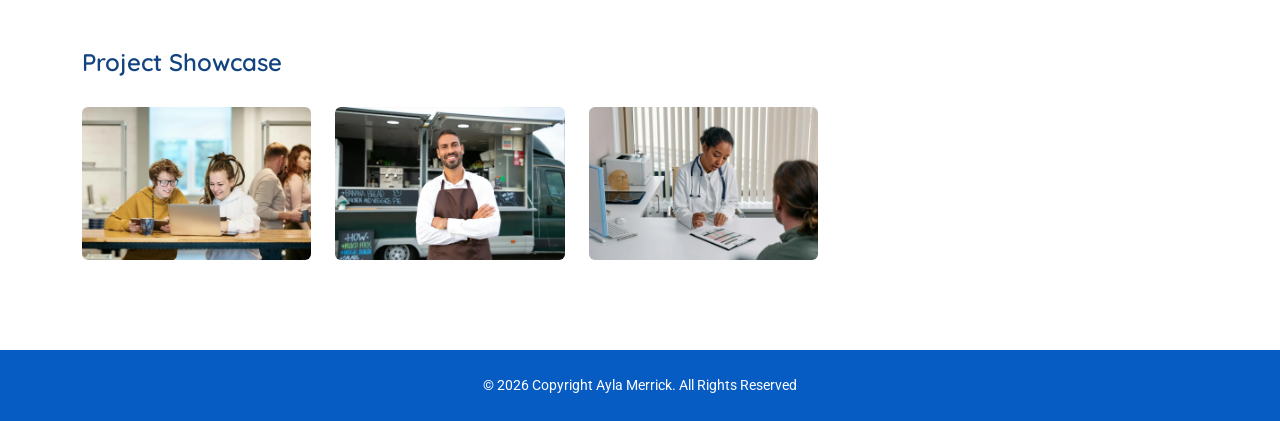
<file: service-details.html>
<!DOCTYPE html>
<html lang="en">

<head>
  <meta charset="utf-8">
  <meta content="width=device-width, initial-scale=1.0" name="viewport">
  <title>Service Details - Style Bootstrap Template</title>
  <meta name="description" content="">
  <meta name="keywords" content="">

  <!-- Favicons -->
  <link href="assets/img/favicon.png" rel="icon">
  <link href="assets/img/apple-touch-icon.png" rel="apple-touch-icon">

  <!-- Fonts -->
  <link href="https://fonts.googleapis.com" rel="preconnect">
  <link href="https://fonts.gstatic.com" rel="preconnect" crossorigin>
  <link
    href="https://fonts.googleapis.com/css2?family=Roboto:ital,wght@0,100;0,300;0,400;0,500;0,700;0,900;1,100;1,300;1,400;1,500;1,700;1,900&family=Open+Sans:ital,wght@0,300;0,400;0,500;0,600;0,700;0,800;1,300;1,400;1,500;1,600;1,700;1,800&family=Quicksand:wght@300;400;500;600;700&display=swap"
    rel="stylesheet">

  <!-- Vendor CSS Files -->
  <link href="assets/vendor/bootstrap/css/bootstrap.min.css" rel="stylesheet">
  <link href="assets/vendor/bootstrap-icons/bootstrap-icons.css" rel="stylesheet">
  <link href="assets/vendor/aos/aos.css" rel="stylesheet">
  <link href="assets/vendor/glightbox/css/glightbox.min.css" rel="stylesheet">
  <link href="assets/vendor/swiper/swiper-bundle.min.css" rel="stylesheet">

  <!-- Main CSS File -->
  <link href="assets/css/main.css" rel="stylesheet">

  <!-- =======================================================
  * Template Name: Style
  * Template URL: https://bootstrapmade.com/style-bootstrap-portfolio-template/
  * Updated: Jul 02 2025 with Bootstrap v5.3.7
  * Author: BootstrapMade.com
  * License: https://bootstrapmade.com/license/
  ======================================================== -->
</head>

<body class="service-details-page">

  <header id="header" class="header d-flex align-items-center fixed-top">
    <div class="container-fluid position-relative d-flex align-items-center justify-content-between">

      <a href="index.html" class="logo d-flex align-items-center">
        <!-- Uncomment the line below if you also wish to use an image logo -->
        <!-- <img src="assets/img/logo.webp" alt=""> -->
        <!-- Uncomment the line below if you also wish to use an text logo -->
        <!-- <h1 class="sitename">Style</h1>  -->
      </a>

      <nav id="navmenu" class="navmenu">
        <div class="profile-img">
          <img src="assets/img/profile/profile-square-1.png" alt="" class="img-fluid rounded-circle">
        </div>

        <a href="index.html" class="logo d-flex align-items-center justify-content-center active">
          <h1 class="sitename">Alex Smith</h1>
        </a>

        <div class="social-links text-center">
          <a href="#" class="twitter"><i class="bi bi-twitter-x"></i></a>
          <a href="#" class="facebook"><i class="bi bi-facebook"></i></a>
          <a href="#" class="instagram"><i class="bi bi-instagram"></i></a>
          <a href="#" class="google-plus"><i class="bi bi-skype"></i></a>
          <a href="#" class="linkedin"><i class="bi bi-linkedin"></i></a>
        </div>

        <ul>
          <li><a href="#contact">Contact</a></li>
        </ul>
        <i class="mobile-nav-toggle d-xl-none bi bi-list"></i>
      </nav>

    </div>
  </header>

  <main class="main">

    <!-- Page Title -->
    <div class="page-title light-background">
      <div class="container d-lg-flex justify-content-between align-items-center">
        <h1 class="mb-2 mb-lg-0">Service Details</h1>
        <nav class="breadcrumbs">
          <ol>
            <li><a href="index.html">Home</a></li>
            <li class="current">Service Details</li>
          </ol>
        </nav>
      </div>
    </div><!-- End Page Title -->

    <!-- Service Details Section -->
    <section id="service-details" class="service-details section">

      <div class="container" data-aos="fade-up" data-aos-delay="100">

        <div class="row gy-5">

          <div class="col-lg-8" data-aos="fade-up" data-aos-delay="200">
            <div class="service-hero">
              <img src="assets/img/services/services-7.webp" alt="" class="img-fluid">
              <div class="service-badge">
                <span>Premium Service</span>
              </div>
            </div>

            <div class="service-content">
              <div class="service-header">
                <h2>Digital Marketing Strategy &amp; Implementation</h2>
                <p class="service-intro">Mauris blandit aliquet elit, eget tincidunt nibh pulvinar a. Vestibulum ac diam
                  sit amet quam vehicula elementum sed sit amet dui. Curabitur non nulla sit amet nisl tempus convallis
                  quis ac lectus.</p>
              </div>

              <div class="service-features">
                <h4>What You'll Get</h4>
                <div class="row gy-3">
                  <div class="col-md-6">
                    <div class="feature-item">
                      <div class="feature-icon">
                        <i class="bi bi-graph-up-arrow"></i>
                      </div>
                      <div class="feature-content">
                        <h5>Analytics &amp; Reporting</h5>
                        <p>Comprehensive tracking and performance analysis</p>
                      </div>
                    </div>
                  </div>
                  <div class="col-md-6">
                    <div class="feature-item">
                      <div class="feature-icon">
                        <i class="bi bi-people"></i>
                      </div>
                      <div class="feature-content">
                        <h5>Audience Targeting</h5>
                        <p>Precise demographic and behavioral targeting</p>
                      </div>
                    </div>
                  </div>
                  <div class="col-md-6">
                    <div class="feature-item">
                      <div class="feature-icon">
                        <i class="bi bi-megaphone"></i>
                      </div>
                      <div class="feature-content">
                        <h5>Multi-Channel Campaigns</h5>
                        <p>Integrated social media and search marketing</p>
                      </div>
                    </div>
                  </div>
                  <div class="col-md-6">
                    <div class="feature-item">
                      <div class="feature-icon">
                        <i class="bi bi-gear"></i>
                      </div>
                      <div class="feature-content">
                        <h5>Strategy Optimization</h5>
                        <p>Continuous refinement for maximum ROI</p>
                      </div>
                    </div>
                  </div>
                </div>
              </div>

              <div class="service-process">
                <h4>Our Process</h4>
                <div class="process-steps">
                  <div class="process-step">
                    <div class="step-number">01</div>
                    <div class="step-content">
                      <h5>Discovery &amp; Analysis</h5>
                      <p>Pellentesque habitant morbi tristique senectus et netus et malesuada fames ac turpis egestas.
                        Vestibulum tortor quam, feugiat vitae.</p>
                    </div>
                  </div>
                  <div class="process-step">
                    <div class="step-number">02</div>
                    <div class="step-content">
                      <h5>Strategy Development</h5>
                      <p>Donec rutrum congue leo eget malesuada. Cras ultricies ligula sed magna dictum porta.
                        Vestibulum ante ipsum primis in faucibus.</p>
                    </div>
                  </div>
                  <div class="process-step">
                    <div class="step-number">03</div>
                    <div class="step-content">
                      <h5>Implementation</h5>
                      <p>Curabitur arcu erat, accumsan id imperdiet et, porttitor at sem. Mauris blandit aliquet elit
                        eget tincidunt nibh pulvinar.</p>
                    </div>
                  </div>
                  <div class="process-step">
                    <div class="step-number">04</div>
                    <div class="step-content">
                      <h5>Monitoring &amp; Optimization</h5>
                      <p>Vivamus magna justo, lacinia eget consectetur sed, convallis at tellus. Proin eget tortor risus
                        donec sollicitudin molestie.</p>
                    </div>
                  </div>
                </div>
              </div>

              <div class="service-gallery" data-aos="fade-up" data-aos-delay="300">
                <h4>Project Showcase</h4>
                <div class="row gy-3">
                  <div class="col-md-4">
                    <img src="assets/img/services/services-2.webp" alt="" class="img-fluid rounded">
                  </div>
                  <div class="col-md-4">
                    <img src="assets/img/services/services-8.webp" alt="" class="img-fluid rounded">
                  </div>
                  <div class="col-md-4">
                    <img src="assets/img/services/services-11.webp" alt="" class="img-fluid rounded">
                  </div>
                </div>
              </div>
            </div>
          </div>

          <div class="col-lg-4" data-aos="fade-up" data-aos-delay="400">
            <div class="service-sidebar">

              <div class="service-menu">
                <h4>Our Services</h4>
                <div class="menu-list">
                  <a href="#" class="menu-item active">
                    <i class="bi bi-arrow-right"></i>
                    <span>Digital Marketing</span>
                  </a>
                  <a href="#" class="menu-item">
                    <i class="bi bi-arrow-right"></i>
                    <span>Web Development</span>
                  </a>
                  <a href="#" class="menu-item">
                    <i class="bi bi-arrow-right"></i>
                    <span>Brand Strategy</span>
                  </a>
                  <a href="#" class="menu-item">
                    <i class="bi bi-arrow-right"></i>
                    <span>Content Creation</span>
                  </a>
                  <a href="#" class="menu-item">
                    <i class="bi bi-arrow-right"></i>
                    <span>SEO Optimization</span>
                  </a>
                </div>
              </div>

              <div class="service-info">
                <h4>Service Details</h4>
                <div class="info-list">
                  <div class="info-item">
                    <span class="info-label">Duration:</span>
                    <span class="info-value">3-6 months</span>
                  </div>
                  <div class="info-item">
                    <span class="info-label">Team Size:</span>
                    <span class="info-value">4-6 specialists</span>
                  </div>
                  <div class="info-item">
                    <span class="info-label">Delivery:</span>
                    <span class="info-value">Bi-weekly reports</span>
                  </div>
                  <div class="info-item">
                    <span class="info-label">Support:</span>
                    <span class="info-value">24/7 monitoring</span>
                  </div>
                </div>
              </div>

              <div class="contact-card">
                <div class="contact-content">
                  <h4>Need Help?</h4>
                  <p>Sed porttitor lectus nibh. Vestibulum ac diam sit amet quam vehicula elementum sed sit amet dui.
                  </p>
                  <div class="contact-info">
                    <div class="contact-item">
                      <i class="bi bi-telephone"></i>
                      <span>+1 (555) 123-4567</span>
                    </div>
                    <div class="contact-item">
                      <i class="bi bi-envelope"></i>
                      <span>info@example.com</span>
                    </div>
                  </div>
                  <a href="#" class="btn btn-primary">Get Quote</a>
                </div>
              </div>

            </div>
          </div>

        </div>

      </div>

    </section><!-- /Service Details Section -->

  </main>

  <footer id="footer" class="footer dark-background">
    <div class="container">
      <div class="copyright text-center ">
        <p>© 2026 <span>Copyright</span> Ayla Merrick. <span>All Rights Reserved</span></p>
      </div>
      <!-- <div class="social-links d-flex justify-content-center">
        <a href=""><i class="bi bi-twitter-x"></i></a>
        <a href=""><i class="bi bi-facebook"></i></a>
        <a href=""><i class="bi bi-instagram"></i></a>
        <a href=""><i class="bi bi-linkedin"></i></a>
      </div> -->
    </div>
  </footer>

  <!-- Scroll Top -->
  <a href="#" id="scroll-top" class="scroll-top d-flex align-items-center justify-content-center"><i
      class="bi bi-arrow-up-short"></i></a>

  <!-- Vendor JS Files -->
  <script src="assets/vendor/bootstrap/js/bootstrap.bundle.min.js"></script>
  <script src="assets/vendor/php-email-form/validate.js"></script>
  <script src="assets/vendor/aos/aos.js"></script>
  <script src="assets/vendor/purecounter/purecounter_vanilla.js"></script>
  <script src="assets/vendor/typed.js/typed.umd.js"></script>
  <script src="assets/vendor/waypoints/noframework.waypoints.js"></script>
  <script src="assets/vendor/glightbox/js/glightbox.min.js"></script>
  <script src="assets/vendor/imagesloaded/imagesloaded.pkgd.min.js"></script>
  <script src="assets/vendor/isotope-layout/isotope.pkgd.min.js"></script>
  <script src="assets/vendor/swiper/swiper-bundle.min.js"></script>

  <!-- Main JS File -->
  <script src="assets/js/main.js"></script>

</body>

</html>
</file>
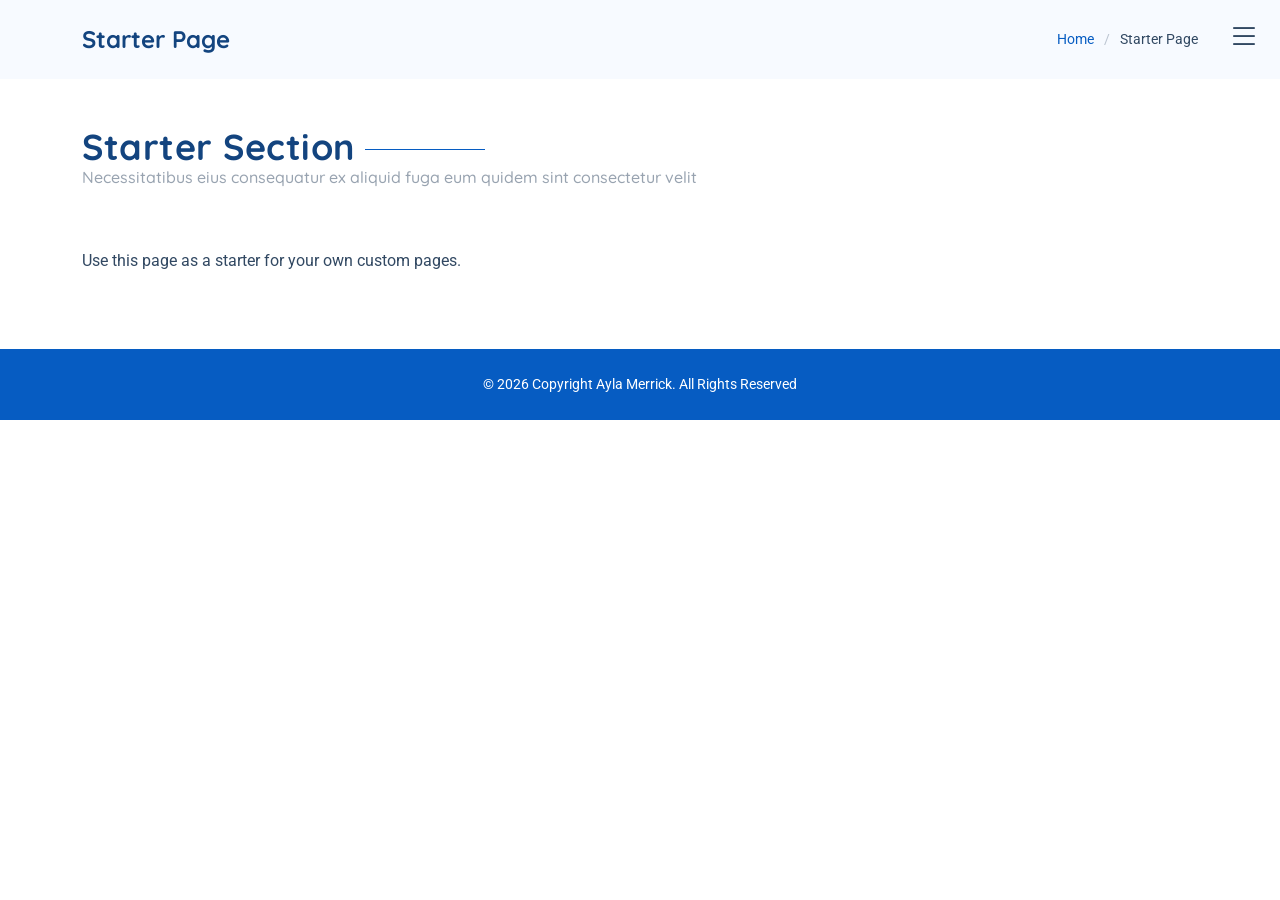
<file: starter-page.html>
<!DOCTYPE html>
<html lang="en">

<head>
  <meta charset="utf-8">
  <meta content="width=device-width, initial-scale=1.0" name="viewport">
  <title>Starter Page - Style Bootstrap Template</title>
  <meta name="description" content="">
  <meta name="keywords" content="">

  <!-- Favicons -->
  <link href="assets/img/favicon.png" rel="icon">
  <link href="assets/img/apple-touch-icon.png" rel="apple-touch-icon">

  <!-- Fonts -->
  <link href="https://fonts.googleapis.com" rel="preconnect">
  <link href="https://fonts.gstatic.com" rel="preconnect" crossorigin>
  <link
    href="https://fonts.googleapis.com/css2?family=Roboto:ital,wght@0,100;0,300;0,400;0,500;0,700;0,900;1,100;1,300;1,400;1,500;1,700;1,900&family=Open+Sans:ital,wght@0,300;0,400;0,500;0,600;0,700;0,800;1,300;1,400;1,500;1,600;1,700;1,800&family=Quicksand:wght@300;400;500;600;700&display=swap"
    rel="stylesheet">

  <!-- Vendor CSS Files -->
  <link href="assets/vendor/bootstrap/css/bootstrap.min.css" rel="stylesheet">
  <link href="assets/vendor/bootstrap-icons/bootstrap-icons.css" rel="stylesheet">
  <link href="assets/vendor/aos/aos.css" rel="stylesheet">
  <link href="assets/vendor/glightbox/css/glightbox.min.css" rel="stylesheet">
  <link href="assets/vendor/swiper/swiper-bundle.min.css" rel="stylesheet">

  <!-- Main CSS File -->
  <link href="assets/css/main.css" rel="stylesheet">

  <!-- =======================================================
  * Template Name: Style
  * Template URL: https://bootstrapmade.com/style-bootstrap-portfolio-template/
  * Updated: Jul 02 2025 with Bootstrap v5.3.7
  * Author: BootstrapMade.com
  * License: https://bootstrapmade.com/license/
  ======================================================== -->
</head>

<body class="starter-page-page">

  <header id="header" class="header d-flex align-items-center fixed-top">
    <div class="container-fluid position-relative d-flex align-items-center justify-content-between">

      <a href="index.html" class="logo d-flex align-items-center">
        <!-- Uncomment the line below if you also wish to use an image logo -->
        <!-- <img src="assets/img/logo.webp" alt=""> -->
        <!-- Uncomment the line below if you also wish to use an text logo -->
        <!-- <h1 class="sitename">Style</h1>  -->
      </a>

      <nav id="navmenu" class="navmenu">
        <div class="profile-img">
          <img src="assets/img/profile/profile-square-1.png" alt="" class="img-fluid rounded-circle">
        </div>

        <a href="index.html" class="logo d-flex align-items-center justify-content-center active">
          <h1 class="sitename">Alex Smith</h1>
        </a>

        <div class="social-links text-center">
          <a href="#" class="twitter"><i class="bi bi-twitter-x"></i></a>
          <a href="#" class="facebook"><i class="bi bi-facebook"></i></a>
          <a href="#" class="instagram"><i class="bi bi-instagram"></i></a>
          <a href="#" class="google-plus"><i class="bi bi-skype"></i></a>
          <a href="#" class="linkedin"><i class="bi bi-linkedin"></i></a>
        </div>

        <ul>
          <li><a href="#contact">Contact</a></li>
        </ul>
        <i class="mobile-nav-toggle d-xl-none bi bi-list"></i>
      </nav>

    </div>
  </header>

  <main class="main">

    <!-- Page Title -->
    <div class="page-title light-background">
      <div class="container d-lg-flex justify-content-between align-items-center">
        <h1 class="mb-2 mb-lg-0">Starter Page</h1>
        <nav class="breadcrumbs">
          <ol>
            <li><a href="index.html">Home</a></li>
            <li class="current">Starter Page</li>
          </ol>
        </nav>
      </div>
    </div><!-- End Page Title -->

    <!-- Starter Section Section -->
    <section id="starter-section" class="starter-section section">

      <!-- Section Title -->
      <div class="container section-title">
        <h2>Starter Section</h2>
        <p>Necessitatibus eius consequatur ex aliquid fuga eum quidem sint consectetur velit</p>
      </div><!-- End Section Title -->

      <div class="container" data-aos="fade-up">
        <p>Use this page as a starter for your own custom pages.</p>
      </div>

    </section><!-- /Starter Section Section -->

  </main>

  <footer id="footer" class="footer dark-background">
    <div class="container">
      <div class="copyright text-center ">
        <p>© 2026 <span>Copyright</span> Ayla Merrick. <span>All Rights Reserved</span></p>
      </div>
      <!-- <div class="social-links d-flex justify-content-center">
        <a href=""><i class="bi bi-twitter-x"></i></a>
        <a href=""><i class="bi bi-facebook"></i></a>
        <a href=""><i class="bi bi-instagram"></i></a>
        <a href=""><i class="bi bi-linkedin"></i></a>
      </div> -->
    </div>
  </footer>

  <!-- Scroll Top -->
  <a href="#" id="scroll-top" class="scroll-top d-flex align-items-center justify-content-center"><i
      class="bi bi-arrow-up-short"></i></a>

  <!-- Vendor JS Files -->
  <script src="assets/vendor/bootstrap/js/bootstrap.bundle.min.js"></script>
  <script src="assets/vendor/php-email-form/validate.js"></script>
  <script src="assets/vendor/aos/aos.js"></script>
  <script src="assets/vendor/purecounter/purecounter_vanilla.js"></script>
  <script src="assets/vendor/typed.js/typed.umd.js"></script>
  <script src="assets/vendor/waypoints/noframework.waypoints.js"></script>
  <script src="assets/vendor/glightbox/js/glightbox.min.js"></script>
  <script src="assets/vendor/imagesloaded/imagesloaded.pkgd.min.js"></script>
  <script src="assets/vendor/isotope-layout/isotope.pkgd.min.js"></script>
  <script src="assets/vendor/swiper/swiper-bundle.min.js"></script>

  <!-- Main JS File -->
  <script src="assets/js/main.js"></script>

</body>

</html>
</file>
<file: assets/css/main.css>
/**
* Template Name: Style
* Template URL: https://bootstrapmade.com/style-bootstrap-portfolio-template/
* Updated: Jul 02 2025 with Bootstrap v5.3.7
* Author: BootstrapMade.com
* License: https://bootstrapmade.com/license/
*/

@charset "UTF-8";

/*--------------------------------------------------------------
# Font & Color Variables
# Help: https://bootstrapmade.com/color-system/
--------------------------------------------------------------*/
/* Fonts */
:root {
  --default-font: "Roboto", system-ui, -apple-system, "Segoe UI", Roboto, "Helvetica Neue", Arial, "Noto Sans", "Liberation Sans", sans-serif, "Apple Color Emoji", "Segoe UI Emoji", "Segoe UI Symbol", "Noto Color Emoji";
  --heading-font: "Quicksand", sans-serif;
  --nav-font: "Open Sans", sans-serif;
}

/* Global Colors - The following color variables are used throughout the website. Updating them here will change the color scheme of the entire website */
:root {
  --background-color: #ffffff;
  /* Background color for the entire website, including individual sections */
  --default-color: #314862;
  /* Default color used for the majority of the text content across the entire website */
  --heading-color: #13447f;
  /* Color for headings, subheadings and title throughout the website */
  --accent-color: #065cc2;
  /* Accent color that represents your brand on the website. It's used for buttons, links, and other elements that need to stand out */
  --surface-color: #ffffff;
  /* The surface color is used as a background of boxed elements within sections, such as cards, icon boxes, or other elements that require a visual separation from the global background. */
  --contrast-color: #ffffff;
  /* Contrast color for text, ensuring readability against backgrounds of accent, heading, or default colors. */
}

/* Nav Menu Colors - The following color variables are used specifically for the navigation menu. They are separate from the global colors to allow for more customization options */
:root {
  --nav-color: #314862;
  /* The default color of the main navmenu links */
  --nav-hover-color: #065cc2;
  /* Applied to main navmenu links when they are hovered over or active */
  --nav-mobile-background-color: #11427d;
  /* Used as the background color for mobile navigation menu */
  --nav-dropdown-background-color: #065cc2;
  /* Used as the background color for dropdown items that appear when hovering over primary navigation items */
  --nav-dropdown-color: #acc4e0;
  /* Used for navigation links of the dropdown items in the navigation menu. */
  --nav-dropdown-hover-color: #ffffff;
  /* Similar to --nav-hover-color, this color is applied to dropdown navigation links when they are hovered over. */
}

/* Color Presets - These classes override global colors when applied to any section or element, providing reuse of the sam color scheme. */

.light-background {
  --background-color: #f7faff;
  --surface-color: #ffffff;
}

.dark-background {
  --background-color: #065cc2;
  --default-color: #ffffff;
  --heading-color: #ffffff;
  --accent-color: #afcdf1;
  --surface-color: #2973cc;
  --contrast-color: #ffffff;
}

/* Smooth scroll */
:root {
  scroll-behavior: smooth;
}

/*--------------------------------------------------------------
# General Styling & Shared Classes
--------------------------------------------------------------*/
body {
  color: var(--default-color);
  background-color: var(--background-color);
  font-family: var(--default-font);
}

a {
  color: var(--accent-color);
  text-decoration: none;
  transition: 0.3s;
}

a:hover {
  color: color-mix(in srgb, var(--accent-color), transparent 25%);
  text-decoration: none;
}

h1,
h2,
h3,
h4,
h5,
h6 {
  color: var(--heading-color);
  font-family: var(--heading-font);
}

/* PHP Email Form Messages
------------------------------*/
.php-email-form .error-message {
  display: none;
  background: #df1529;
  color: #ffffff;
  text-align: left;
  padding: 15px;
  margin-bottom: 24px;
  font-weight: 600;
}

.php-email-form .sent-message {
  display: none;
  color: #ffffff;
  background: #059652;
  text-align: center;
  padding: 15px;
  margin-bottom: 24px;
  font-weight: 600;
}

.php-email-form .loading {
  display: none;
  background: var(--surface-color);
  text-align: center;
  padding: 15px;
  margin-bottom: 24px;
}

.php-email-form .loading:before {
  content: "";
  display: inline-block;
  border-radius: 50%;
  width: 24px;
  height: 24px;
  margin: 0 10px -6px 0;
  border: 3px solid var(--accent-color);
  border-top-color: var(--surface-color);
  animation: php-email-form-loading 1s linear infinite;
}

@keyframes php-email-form-loading {
  0% {
    transform: rotate(0deg);
  }

  100% {
    transform: rotate(360deg);
  }
}

/*--------------------------------------------------------------
# Global Header
--------------------------------------------------------------*/
.header {
  --background-color: rgba(255, 255, 255, 0);
  color: var(--default-color);
  background-color: var(--background-color);
  padding: 15px 0;
  transition: all 0.5s;
  z-index: 997;
}

.header .logo {
  line-height: 1;
}

.header .logo img {
  max-height: 32px;
  margin-right: 8px;
}

.header .logo h1 {
  font-size: 30px;
  margin: 0;
  font-weight: 700;
  color: var(--heading-color);
}

/*--------------------------------------------------------------
# Navigation Menu
--------------------------------------------------------------*/
/* Navmenu */
.mobile-nav-toggle {
  color: var(--nav-color);
  position: fixed;
  top: 20px;
  right: 20px;
  font-size: 32px;
  line-height: 0;
  cursor: pointer;
  display: block !important;
  z-index: 998;
  transition: 0.3s;
}

.mobile-nav-toggle:hover {
  color: var(--nav-hover-color);
}

.navmenu {
  position: fixed;
  top: 0;
  bottom: 0;
  right: -300px;
  z-index: 997;
  transition: 0.3s;
  width: 300px;
  overflow: hidden;
}

.navmenu .profile-img img {
  margin: 15px auto;
  display: block;
  width: 100px;
  height: 100px;
  border: 8px solid color-mix(in srgb, var(--contrast-color), transparent 85%);
}

.navmenu .logo {
  line-height: 1;
  margin-bottom: 15px;
}

.navmenu .logo img {
  max-height: 32px;
  margin-right: 8px;
}

.navmenu .logo h1 {
  font-size: 24px;
  margin: 0;
  font-weight: 700;
  color: var(--contrast-color);
}

.navmenu .social-links {
  margin: 0 0 20px 0;
}

.navmenu .social-links a {
  font-size: 16px;
  display: inline-flex;
  align-items: center;
  justify-content: center;
  padding: 0;
  background: color-mix(in srgb, var(--contrast-color), transparent 90%);
  color: var(--contrast-color);
  margin: 0 2px;
  border-radius: 50%;
  width: 40px;
  height: 40px;
  transition: 0.3s;
}

.navmenu .social-links a i {
  margin: 0;
}

.navmenu .social-links a:hover {
  color: var(--contrast-color);
  background: var(--accent-color);
}

.navmenu ul {
  display: block;
  list-style: none;
  padding: 10px 0;
  margin: 0;
  overflow-y: auto;
  transition: 0.3s;
  z-index: 998;
}

.navmenu a,
.navmenu a:focus {
  color: var(--nav-dropdown-color);
  padding: 10px 20px;
  font-family: var(--nav-font);
  font-size: 17px;
  font-weight: 500;
  display: flex;
  align-items: center;
  justify-content: space-between;
  white-space: nowrap;
  transition: 0.3s;
}

.navmenu a i,
.navmenu a:focus i {
  font-size: 12px;
  line-height: 0;
  margin-left: 5px;
  width: 30px;
  height: 30px;
  display: flex;
  align-items: center;
  justify-content: center;
  border-radius: 50%;
  transition: 0.3s;
  background-color: color-mix(in srgb, var(--accent-color), transparent 90%);
}

.navmenu a i:hover,
.navmenu a:focus i:hover {
  background-color: var(--accent-color);
  color: var(--contrast-color);
}

.navmenu a:hover,
.navmenu .active,
.navmenu .active:focus {
  color: var(--nav-dropdown-hover-color);
}

.navmenu .active i,
.navmenu .active:focus i {
  background-color: var(--accent-color);
  color: var(--contrast-color);
  transform: rotate(180deg);
}

.navmenu .dropdown ul {
  position: static;
  display: none;
  z-index: 99;
  padding: 10px 0;
  margin: 10px 20px;
  box-shadow: none;
  transition: all 0.5s ease-in-out;
}

.navmenu .dropdown>.dropdown-active {
  display: block;
  background-color: var(--nav-dropdown-background-color);
  border: 1px solid color-mix(in srgb, var(--nav-dropdown-color), transparent 90%);
}

.mobile-nav-active {
  overflow: hidden;
}

.mobile-nav-active .mobile-nav-toggle {
  right: 310px;
  font-size: 36px;
}

.mobile-nav-active .navmenu {
  position: fixed;
  overflow: hidden;
  top: 0;
  bottom: 0;
  right: 0;
  background-color: var(--nav-mobile-background-color);
  transition: 0.3s;
}

/*--------------------------------------------------------------
# Global Footer
--------------------------------------------------------------*/
.footer {
  color: var(--default-color);
  background-color: var(--background-color);
  font-size: 14px;
  padding: 25px 0;
  position: relative;
}

.footer .copyright p {
  margin-bottom: 0;
}

.footer .social-links {
  margin-top: 20px;
}

.footer .social-links a {
  display: flex;
  align-items: center;
  justify-content: center;
  width: 40px;
  height: 40px;
  border-radius: 50%;
  border: 1px solid color-mix(in srgb, var(--default-color), transparent 50%);
  font-size: 16px;
  color: color-mix(in srgb, var(--default-color), transparent 50%);
  margin: 0 5px;
  transition: 0.3s;
}

.footer .social-links a:hover {
  color: var(--accent-color);
  border-color: var(--accent-color);
}

.footer .credits {
  margin-top: 10px;
  font-size: 13px;
  text-align: center;
}

/*--------------------------------------------------------------
# Scroll Top Button
--------------------------------------------------------------*/
.scroll-top {
  position: fixed;
  visibility: hidden;
  opacity: 0;
  right: 15px;
  bottom: -15px;
  z-index: 99999;
  background-color: #000000;
  width: 44px;
  height: 44px;
  border-radius: 50px;
  transition: all 0.4s;
}

.scroll-top i {
  font-size: 24px;
  color: var(--contrast-color);
  line-height: 0;
}

.scroll-top:hover {
  background-color: color-mix(in srgb, var(--accent-color), transparent 20%);
  color: var(--contrast-color);
}

.scroll-top.active {
  visibility: visible;
  opacity: 1;
  bottom: 15px;
}

/*--------------------------------------------------------------
# Disable aos animation delay on mobile devices
--------------------------------------------------------------*/
@media screen and (max-width: 768px) {
  [data-aos-delay] {
    transition-delay: 0 !important;
  }
}

/*--------------------------------------------------------------
# Global Page Titles & Breadcrumbs
--------------------------------------------------------------*/
.page-title {
  color: var(--default-color);
  background-color: var(--background-color);
  padding: 25px 0;
  position: relative;
}

.page-title h1 {
  font-size: 24px;
  font-weight: 700;
}

.page-title .breadcrumbs ol {
  display: flex;
  flex-wrap: wrap;
  list-style: none;
  padding: 0;
  margin: 0;
  font-size: 14px;
  font-weight: 400;
}

.page-title .breadcrumbs ol li+li {
  padding-left: 10px;
}

.page-title .breadcrumbs ol li+li::before {
  content: "/";
  display: inline-block;
  padding-right: 10px;
  color: color-mix(in srgb, var(--default-color), transparent 70%);
}

/*--------------------------------------------------------------
# Global Sections
--------------------------------------------------------------*/
section,
.section {
  color: var(--default-color);
  background-color: var(--background-color);
  padding: 60px 0;
  overflow: clip;
}

/*--------------------------------------------------------------
# Global Section Titles
--------------------------------------------------------------*/
.section-title {
  padding-bottom: 60px;
  position: relative;
}

.section-title h2 {
  font-size: 36px;
  font-weight: 700;
  padding: 0;
  line-height: 1px;
  margin: 0;
  letter-spacing: 0.5px;
  position: relative;
}

.section-title h2::after {
  content: "";
  width: 120px;
  height: 1px;
  display: inline-block;
  background: var(--accent-color);
  margin: 10px 10px;
}

.section-title p {
  color: color-mix(in srgb, var(--default-color), transparent 50%);
  margin: 5px 0 0 0;
  font-size: 16px;
  font-weight: 500;
  font-family: var(--heading-font);
}

/*--------------------------------------------------------------
# Hero Section
--------------------------------------------------------------*/
.hero {
  padding: 120px 0;
  position: relative;
  overflow: hidden;
  min-height: 100vh;
  display: flex;
  align-items: center;
}

.hero::before {
  content: "";
  position: absolute;
  top: 0;
  left: 0;
  right: 0;
  bottom: 0;
  background: url("../img/bg/abstract-bg-1.webp") no-repeat center center;
  background-size: cover;
  opacity: 0.08;
  z-index: 1;
}

.hero .container {
  position: relative;
  z-index: 2;
}

@media (max-width: 991px) {
  .hero .hero-content {
    padding: 60px 30px;
    text-align: center;
  }
}

@media (max-width: 576px) {
  .hero .hero-content {
    padding: 40px 20px;
  }
}

.hero .content-wrapper {
  max-width: 600px;
}

.hero .hero-title {
  font-size: 3.5rem;
  font-weight: 700;
  margin-bottom: 1.5rem;
  line-height: 1.2;
}

@media (max-width: 768px) {
  .hero .hero-title {
    font-size: 2.8rem;
  }
}

@media (max-width: 576px) {
  .hero .hero-title {
    font-size: 2.2rem;
  }
}

.hero .hero-title .typed {
  color: var(--accent-color);
  position: relative;
}

.hero .lead {
  font-size: 1.2rem;
  color: color-mix(in srgb, var(--default-color), transparent 20%);
  margin-bottom: 3rem;
  line-height: 1.6;
}

@media (max-width: 768px) {
  .hero .lead {
    font-size: 1.1rem;
    margin-bottom: 2rem;
  }
}

.hero .hero-stats {
  display: flex;
  gap: 2rem;
  margin-bottom: 3rem;
}

@media (max-width: 768px) {
  .hero .hero-stats {
    justify-content: center;
    gap: 1.5rem;
    margin-bottom: 2rem;
  }
}

@media (max-width: 576px) {
  .hero .hero-stats {
    flex-direction: column;
    gap: 1rem;
  }
}

.hero .hero-stats .stat-item {
  display: flex;
  flex-direction: column;
  align-items: center;
}

.hero .hero-stats .stat-item .purecounter {
  font-size: 2rem;
  font-weight: 700;
  color: var(--accent-color);
  line-height: 1;
}

.hero .hero-stats .stat-item .stat-label {
  font-size: 0.9rem;
  color: color-mix(in srgb, var(--default-color), transparent 40%);
  margin-top: 0.25rem;
}

.hero .hero-actions {
  display: flex;
  gap: 1rem;
  margin-bottom: 3rem;
}

@media (max-width: 768px) {
  .hero .hero-actions {
    justify-content: center;
    margin-bottom: 2rem;
  }
}

@media (max-width: 576px) {
  .hero .hero-actions {
    flex-direction: column;
    align-items: center;
  }
}

.hero .hero-actions .btn {
  padding: 12px 30px;
  font-weight: 600;
  border-radius: 50px;
  text-decoration: none;
  transition: all 0.3s ease;
}

.hero .hero-actions .btn.btn-primary {
  background-color: var(--accent-color);
  color: var(--contrast-color);
  border: 2px solid var(--accent-color);
}

.hero .hero-actions .btn.btn-primary:hover {
  background-color: transparent;
  color: var(--accent-color);
}

.hero .hero-actions .btn.btn-outline {
  background-color: transparent;
  color: var(--default-color);
  border: 2px solid color-mix(in srgb, var(--default-color), transparent 70%);
}

.hero .hero-actions .btn.btn-outline:hover {
  background-color: var(--accent-color);
  color: var(--contrast-color);
  border-color: var(--accent-color);
}

.hero .social-links {
  display: flex;
  gap: 1rem;
}

@media (max-width: 768px) {
  .hero .social-links {
    justify-content: center;
  }
}

.hero .social-links a {
  width: 45px;
  height: 45px;
  display: flex;
  align-items: center;
  justify-content: center;
  border-radius: 50%;
  background-color: var(--surface-color);
  color: var(--default-color);
  text-decoration: none;
  transition: all 0.3s ease;
  box-shadow: 0 2px 10px color-mix(in srgb, var(--default-color), transparent 90%);
}

.hero .social-links a:hover {
  background-color: var(--accent-color);
  color: var(--contrast-color);
  transform: translateY(-3px);
}

.hero .social-links a i {
  font-size: 1.2rem;
}

.hero .hero-image {
  position: relative;
  display: flex;
  align-items: center;
  justify-content: center;
  padding: 60px 30px;
}

@media (max-width: 991px) {
  .hero .hero-image {
    min-height: auto;
    padding: 40px 30px;
  }
}

.hero .image-container {
  position: relative;
  max-width: 500px;
  width: 100%;
}

.hero .hero-main-image {
  border-radius: 20px;
  box-shadow: 0 20px 60px color-mix(in srgb, var(--default-color), transparent 85%);
  position: relative;
  z-index: 2;
}

.hero .image-overlay {
  position: absolute;
  top: 20px;
  left: 20px;
  right: -20px;
  bottom: -20px;
  background: linear-gradient(45deg, var(--accent-color), color-mix(in srgb, var(--accent-color), transparent 30%));
  border-radius: 20px;
  z-index: 1;
}

.hero .floating-elements {
  position: absolute;
  top: 0;
  left: 0;
  right: 0;
  bottom: 0;
  z-index: 3;
}

.hero .floating-card {
  position: absolute;
  background-color: var(--surface-color);
  padding: 15px 20px;
  border-radius: 15px;
  box-shadow: 0 10px 30px color-mix(in srgb, var(--default-color), transparent 90%);
  display: flex;
  align-items: center;
  gap: 10px;
  white-space: nowrap;
  animation: float 6s ease-in-out infinite;
}

@media (max-width: 768px) {
  .hero .floating-card {
    padding: 10px 15px;
    font-size: 0.9rem;
  }
}

.hero .floating-card i {
  font-size: 1.5rem;
  color: var(--accent-color);
}

@media (max-width: 768px) {
  .hero .floating-card i {
    font-size: 1.2rem;
  }
}

.hero .floating-card span {
  font-weight: 600;
  color: var(--default-color);
}

.hero .floating-card.card-1 {
  top: 10%;
  left: -10%;
  animation-delay: 0s;
}

@media (max-width: 768px) {
  .hero .floating-card.card-1 {
    top: 5%;
    left: -5%;
  }
}

.hero .floating-card.card-2 {
  top: 60%;
  right: -15%;
  animation-delay: 2s;
}

@media (max-width: 768px) {
  .hero .floating-card.card-2 {
    top: 70%;
    right: -10%;
  }
}

.hero .floating-card.card-3 {
  bottom: 15%;
  left: -5%;
  animation-delay: 4s;
}

@media (max-width: 768px) {
  .hero .floating-card.card-3 {
    bottom: 10%;
    left: 0%;
  }
}

@keyframes float {

  0%,
  100% {
    transform: translateY(0px);
  }

  50% {
    transform: translateY(-20px);
  }
}

/*--------------------------------------------------------------
# About Section
--------------------------------------------------------------*/
.about .profile-image-wrapper {
  position: relative;
}

.about .profile-image-wrapper .profile-image {
  position: relative;
  width: 280px;
  height: 280px;
  margin: 0 auto 40px;
  border-radius: 50%;
  overflow: hidden;
  border: 5px solid var(--accent-color);
  box-shadow: 0 10px 30px color-mix(in srgb, var(--accent-color), transparent 80%);
}

.about .profile-image-wrapper .profile-image img {
  width: 100%;
  height: 100%;
  object-fit: cover;
}

@media (max-width: 768px) {
  .about .profile-image-wrapper .profile-image {
    width: 200px;
    height: 200px;
  }
}

.about .profile-image-wrapper .signature-section {
  text-align: center;
}

.about .profile-image-wrapper .signature-section .signature {
  max-width: 200px;
  height: auto;
  margin-bottom: 15px;
  opacity: 0.8;
}

.about .profile-image-wrapper .signature-section .quote {
  font-style: italic;
  color: color-mix(in srgb, var(--default-color), transparent 30%);
  font-size: 14px;
  margin: 0;
  max-width: 250px;
  margin: 0 auto;
}

.about .about-content .intro {
  margin-bottom: 40px;
}

.about .about-content .intro h2 {
  font-size: 2.5rem;
  margin-bottom: 20px;
  font-weight: 700;
}

@media (max-width: 768px) {
  .about .about-content .intro h2 {
    font-size: 2rem;
    text-align: center;
  }
}

.about .about-content .intro p {
  font-size: 16px;
  line-height: 1.7;
  color: color-mix(in srgb, var(--default-color), transparent 20%);
}

@media (max-width: 768px) {
  .about .about-content .intro p {
    text-align: center;
  }
}

.about .about-content .skills-grid {
  display: grid;
  grid-template-columns: repeat(auto-fit, minmax(200px, 1fr));
  gap: 20px;
  margin-bottom: 40px;
}

.about .about-content .skills-grid .skill-item {
  text-align: center;
  padding: 20px;
  border-radius: 10px;
  background: color-mix(in srgb, var(--accent-color), transparent 94%);
  border: 1px solid color-mix(in srgb, var(--accent-color), transparent 85%);
  transition: all 0.3s ease;
}

.about .about-content .skills-grid .skill-item:hover {
  transform: translateY(-5px);
  box-shadow: 0 10px 25px color-mix(in srgb, var(--accent-color), transparent 85%);
}

.about .about-content .skills-grid .skill-item .skill-icon {
  width: 60px;
  height: 60px;
  margin: 0 auto 15px;
  display: flex;
  align-items: center;
  justify-content: center;
  background: var(--accent-color);
  border-radius: 50%;
  color: var(--contrast-color);
  font-size: 24px;
}

.about .about-content .skills-grid .skill-item h4 {
  font-size: 18px;
  margin-bottom: 10px;
  color: var(--heading-color);
}

.about .about-content .skills-grid .skill-item p {
  font-size: 14px;
  color: color-mix(in srgb, var(--default-color), transparent 30%);
  margin: 0;
}

.about .about-content .journey-timeline {
  margin-bottom: 40px;
}

.about .about-content .journey-timeline .timeline-item {
  display: flex;
  align-items: center;
  margin-bottom: 20px;
  padding: 15px;
  border-left: 3px solid var(--accent-color);
  background: color-mix(in srgb, var(--surface-color), transparent 30%);
  border-radius: 0 8px 8px 0;
  transition: all 0.3s ease;
}

.about .about-content .journey-timeline .timeline-item:hover {
  background: color-mix(in srgb, var(--accent-color), transparent 95%);
  border-left-color: color-mix(in srgb, var(--accent-color), transparent 10%);
}

.about .about-content .journey-timeline .timeline-item:last-child {
  margin-bottom: 0;
}

.about .about-content .journey-timeline .timeline-item .year {
  font-weight: 700;
  color: var(--accent-color);
  font-size: 18px;
  min-width: 80px;
  margin-right: 20px;
}

.about .about-content .journey-timeline .timeline-item .description {
  color: color-mix(in srgb, var(--default-color), transparent 20%);
  font-size: 15px;
  line-height: 1.5;
}

@media (max-width: 576px) {
  .about .about-content .journey-timeline .timeline-item {
    flex-direction: column;
    align-items: flex-start;
  }

  .about .about-content .journey-timeline .timeline-item .year {
    margin-right: 0;
    margin-bottom: 8px;
  }
}

.about .about-content .cta-section .fun-fact {
  display: flex;
  align-items: center;
  justify-content: center;
  margin-bottom: 30px;
  padding: 15px 25px;
  background: color-mix(in srgb, var(--accent-color), transparent 94%);
  border-radius: 50px;
  border: 1px solid color-mix(in srgb, var(--accent-color), transparent 85%);
}

.about .about-content .cta-section .fun-fact .emoji {
  font-size: 20px;
  margin-right: 10px;
}

.about .about-content .cta-section .fun-fact .text {
  color: color-mix(in srgb, var(--default-color), transparent 20%);
  font-size: 14px;
  font-weight: 500;
}

@media (max-width: 768px) {
  .about .about-content .cta-section .fun-fact {
    justify-content: center;
    text-align: center;
  }
}

.about .about-content .cta-section .action-buttons {
  display: flex;
  gap: 15px;
  justify-content: center;
}

@media (max-width: 576px) {
  .about .about-content .cta-section .action-buttons {
    flex-direction: column;
    align-items: center;
  }
}

.about .about-content .cta-section .action-buttons .btn {
  padding: 12px 30px;
  font-weight: 600;
  border-radius: 50px;
  text-decoration: none;
  transition: all 0.3s ease;
  font-size: 15px;
}

.about .about-content .cta-section .action-buttons .btn.btn-primary {
  background: var(--accent-color);
  color: var(--contrast-color);
  border: 2px solid var(--accent-color);
}

.about .about-content .cta-section .action-buttons .btn.btn-primary:hover {
  background: color-mix(in srgb, var(--accent-color), black 10%);
  border-color: color-mix(in srgb, var(--accent-color), black 10%);
  transform: translateY(-2px);
}

.about .about-content .cta-section .action-buttons .btn.btn-outline {
  background: transparent;
  color: var(--accent-color);
  border: 2px solid var(--accent-color);
}

.about .about-content .cta-section .action-buttons .btn.btn-outline:hover {
  background: var(--accent-color);
  color: var(--contrast-color);
  transform: translateY(-2px);
}

@media (max-width: 992px) {
  .about .profile-image-wrapper {
    margin-bottom: 40px;
  }
}

/*--------------------------------------------------------------
# Skills Section
--------------------------------------------------------------*/
.skills .skills-grid .skill-card {
  background: linear-gradient(135deg, var(--surface-color) 0%, color-mix(in srgb, var(--surface-color), var(--accent-color) 5%) 100%);
  border-radius: 15px;
  padding: 30px;
  height: 100%;
  position: relative;
  overflow: hidden;
  border: 1px solid color-mix(in srgb, var(--accent-color), transparent 85%);
  transition: all 0.3s ease;
}

.skills .skills-grid .skill-card:before {
  content: "";
  position: absolute;
  top: 0;
  left: 0;
  width: 100%;
  height: 3px;
  background: linear-gradient(90deg, var(--accent-color), color-mix(in srgb, var(--accent-color), var(--heading-color) 30%));
}

.skills .skills-grid .skill-card:hover {
  transform: translateY(-10px);
  box-shadow: 0 20px 40px color-mix(in srgb, var(--accent-color), transparent 80%);
  border-color: color-mix(in srgb, var(--accent-color), transparent 60%);
}

.skills .skills-grid .skill-card .skill-header {
  display: flex;
  align-items: center;
  margin-bottom: 25px;
  gap: 15px;
}

.skills .skills-grid .skill-card .skill-header i {
  font-size: 28px;
  color: var(--accent-color);
  width: 50px;
  height: 50px;
  display: flex;
  align-items: center;
  justify-content: center;
  background: color-mix(in srgb, var(--accent-color), transparent 90%);
  border-radius: 12px;
}

.skills .skills-grid .skill-card .skill-header h3 {
  font-size: 20px;
  margin: 0;
  color: var(--heading-color);
}

.skills .skills-grid .skill-card .skill-item {
  margin-bottom: 20px;
}

.skills .skills-grid .skill-card .skill-item:last-child {
  margin-bottom: 0;
}

.skills .skills-grid .skill-card .skill-item .skill-info {
  display: flex;
  justify-content: space-between;
  align-items: center;
  margin-bottom: 8px;
}

.skills .skills-grid .skill-card .skill-item .skill-info .skill-name {
  font-weight: 600;
  color: var(--heading-color);
  font-size: 15px;
}

.skills .skills-grid .skill-card .skill-item .skill-info .skill-percentage {
  font-size: 14px;
  font-weight: 700;
  color: var(--accent-color);
}

.skills .skills-grid .skill-card .skill-item .skill-bar {
  height: 6px;
  background: color-mix(in srgb, var(--default-color), transparent 92%);
  border-radius: 10px;
  overflow: hidden;
  position: relative;
}

.skills .skills-grid .skill-card .skill-item .skill-bar .progress-bar {
  height: 100%;
  background: linear-gradient(45deg, var(--accent-color), color-mix(in srgb, var(--accent-color), var(--heading-color) 20%));
  border-radius: 10px;
  width: 0;
  transition: width 1.8s cubic-bezier(0.4, 0, 0.2, 1);
  position: relative;
}

.skills .skills-grid .skill-card .skill-item .skill-bar .progress-bar:after {
  content: "";
  position: absolute;
  top: 0;
  left: 0;
  right: 0;
  bottom: 0;
  background: linear-gradient(90deg, transparent, rgba(255, 255, 255, 0.3), transparent);
  animation: shimmer 2s infinite;
}

.skills .skills-summary {
  background: var(--surface-color);
  padding: 40px 30px;
  border-radius: 15px;
  height: fit-content;
  position: sticky;
  top: 20px;
  box-shadow: 0 10px 30px color-mix(in srgb, var(--default-color), transparent 90%);
}

.skills .skills-summary h3 {
  color: var(--heading-color);
  margin-bottom: 20px;
  font-size: 24px;
}

.skills .skills-summary p {
  color: color-mix(in srgb, var(--default-color), transparent 20%);
  margin-bottom: 30px;
  line-height: 1.6;
}

.skills .skills-summary .summary-stats {
  margin-bottom: 30px;
}

.skills .skills-summary .summary-stats .stat-item {
  display: flex;
  align-items: center;
  margin-bottom: 20px;
  gap: 15px;
}

.skills .skills-summary .summary-stats .stat-item:last-child {
  margin-bottom: 0;
}

.skills .skills-summary .summary-stats .stat-item .stat-circle {
  width: 50px;
  height: 50px;
  border-radius: 50%;
  background: linear-gradient(135deg, var(--accent-color), color-mix(in srgb, var(--accent-color), var(--heading-color) 30%));
  display: flex;
  align-items: center;
  justify-content: center;
  flex-shrink: 0;
}

.skills .skills-summary .summary-stats .stat-item .stat-circle i {
  color: var(--contrast-color);
  font-size: 20px;
}

.skills .skills-summary .summary-stats .stat-item .stat-info .stat-number {
  display: block;
  font-size: 24px;
  font-weight: 700;
  color: var(--heading-color);
  line-height: 1;
}

.skills .skills-summary .summary-stats .stat-item .stat-info .stat-label {
  font-size: 14px;
  color: color-mix(in srgb, var(--default-color), transparent 30%);
}

.skills .skills-summary .skills-badges h4 {
  color: var(--heading-color);
  margin-bottom: 15px;
  font-size: 18px;
}

.skills .skills-summary .skills-badges .badge-list {
  display: flex;
  flex-wrap: wrap;
  gap: 10px;
}

.skills .skills-summary .skills-badges .badge-list .skill-badge {
  background: linear-gradient(45deg, var(--accent-color), color-mix(in srgb, var(--accent-color), var(--heading-color) 20%));
  color: var(--contrast-color);
  padding: 8px 16px;
  border-radius: 20px;
  font-size: 12px;
  font-weight: 600;
  text-transform: uppercase;
  letter-spacing: 0.5px;
}

@keyframes shimmer {
  0% {
    transform: translateX(-100%);
  }

  100% {
    transform: translateX(100%);
  }
}

@media (max-width: 991px) {
  .skills .skills-summary {
    margin-top: 30px;
    position: relative;
    top: auto;
  }
}

@media (max-width: 767px) {
  .skills .skills-grid .skill-card {
    padding: 25px 20px;
  }

  .skills .skills-grid .skill-card .skill-header {
    flex-direction: column;
    text-align: center;
    gap: 10px;
  }

  .skills .skills-grid .skill-card .skill-header h3 {
    font-size: 18px;
  }

  .skills .skills-summary {
    padding: 30px 20px;
  }

  .skills .skills-summary .summary-stats .stat-item .stat-circle {
    width: 45px;
    height: 45px;
  }

  .skills .skills-summary .summary-stats .stat-item .stat-circle i {
    font-size: 18px;
  }

  .skills .skills-summary .summary-stats .stat-item .stat-info .stat-number {
    font-size: 20px;
  }
}

/*--------------------------------------------------------------
# Resume Section
--------------------------------------------------------------*/
.resume .section-header {
  margin-bottom: 2.5rem;
}

.resume .section-header h2 {
  font-size: 1.8rem;
  font-weight: 700;
  margin-bottom: 1rem;
  display: flex;
  align-items: center;
  gap: 0.75rem;
}

.resume .section-header h2 i {
  color: var(--accent-color);
  font-size: 1.5rem;
}

.resume .section-header .section-subtitle {
  color: color-mix(in srgb, var(--default-color), transparent 30%);
  font-size: 1rem;
  line-height: 1.6;
}

.resume .experience-section {
  padding-right: 1.5rem;
}

.resume .experience-section .experience-cards .experience-card {
  background: var(--surface-color);
  border: 1px solid color-mix(in srgb, var(--default-color), transparent 90%);
  border-radius: 12px;
  padding: 1.8rem;
  margin-bottom: 1.5rem;
  transition: all 0.3s ease;
  position: relative;
  overflow: hidden;
}

.resume .experience-section .experience-cards .experience-card::before {
  content: "";
  position: absolute;
  top: 0;
  left: 0;
  width: 4px;
  height: 100%;
  background: linear-gradient(135deg, var(--accent-color), color-mix(in srgb, var(--accent-color), transparent 30%));
}

.resume .experience-section .experience-cards .experience-card:hover {
  box-shadow: 0 8px 30px color-mix(in srgb, var(--default-color), transparent 85%);
  transform: translateY(-5px);
}

.resume .experience-section .experience-cards .experience-card .card-header {
  display: flex;
  justify-content: space-between;
  align-items: flex-start;
  margin-bottom: 1rem;
}

.resume .experience-section .experience-cards .experience-card .card-header .role-info h3 {
  color: var(--heading-color);
  font-size: 1.25rem;
  font-weight: 600;
  margin-bottom: 0.25rem;
}

.resume .experience-section .experience-cards .experience-card .card-header .role-info h4 {
  color: var(--accent-color);
  font-size: 1rem;
  font-weight: 500;
  margin: 0;
}

.resume .experience-section .experience-cards .experience-card .card-header .duration {
  background: color-mix(in srgb, var(--accent-color), transparent 90%);
  color: var(--accent-color);
  padding: 0.4rem 0.8rem;
  border-radius: 20px;
  font-size: 0.85rem;
  font-weight: 500;
  white-space: nowrap;
}

.resume .experience-section .experience-cards .experience-card .card-body p {
  color: color-mix(in srgb, var(--default-color), transparent 25%);
  margin-bottom: 1rem;
  line-height: 1.6;
}

.resume .experience-section .experience-cards .experience-card .card-body .achievements {
  margin: 0;
  padding-left: 0;
  list-style: none;
}

.resume .experience-section .experience-cards .experience-card .card-body .achievements li {
  position: relative;
  padding-left: 1.5rem;
  margin-bottom: 0.5rem;
  color: color-mix(in srgb, var(--default-color), transparent 15%);
  font-size: 0.9rem;
}

.resume .experience-section .experience-cards .experience-card .card-body .achievements li::before {
  content: "✓";
  position: absolute;
  left: 0;
  top: 0;
  color: var(--accent-color);
  font-weight: bold;
}

.resume .experience-section .experience-cards .experience-card .card-body .achievements li:last-child {
  margin-bottom: 0;
}

.resume .education-section {
  padding-left: 1.5rem;
}

.resume .education-section .education-timeline {
  position: relative;
}

.resume .education-section .education-timeline .timeline-track {
  position: absolute;
  left: 1rem;
  top: 2rem;
  bottom: 2rem;
  width: 2px;
  background: linear-gradient(to bottom, var(--accent-color), color-mix(in srgb, var(--accent-color), transparent 70%));
}

.resume .education-section .education-timeline .education-item {
  position: relative;
  padding-left: 3rem;
  margin-bottom: 2.5rem;
}

.resume .education-section .education-timeline .education-item:last-child {
  margin-bottom: 0;
}

.resume .education-section .education-timeline .education-item .timeline-marker {
  position: absolute;
  left: 0.5rem;
  top: 1.5rem;
  width: 1rem;
  height: 1rem;
  background: var(--accent-color);
  border: 3px solid var(--surface-color);
  border-radius: 50%;
  box-shadow: 0 0 0 4px color-mix(in srgb, var(--accent-color), transparent 85%);
}

.resume .education-section .education-timeline .education-item .education-content {
  background: var(--surface-color);
  border: 1px solid color-mix(in srgb, var(--default-color), transparent 90%);
  border-radius: 8px;
  padding: 1.5rem;
  transition: all 0.3s ease;
}

.resume .education-section .education-timeline .education-item .education-content:hover {
  box-shadow: 0 5px 20px color-mix(in srgb, var(--default-color), transparent 90%);
}

.resume .education-section .education-timeline .education-item .education-content .degree-header {
  display: flex;
  justify-content: space-between;
  align-items: flex-start;
  margin-bottom: 0.5rem;
}

.resume .education-section .education-timeline .education-item .education-content .degree-header h3 {
  color: var(--heading-color);
  font-size: 1.1rem;
  font-weight: 600;
  margin: 0;
  line-height: 1.3;
}

.resume .education-section .education-timeline .education-item .education-content .degree-header .year {
  background: var(--accent-color);
  color: var(--contrast-color);
  padding: 0.3rem 0.7rem;
  border-radius: 15px;
  font-size: 0.8rem;
  font-weight: 500;
  white-space: nowrap;
}

.resume .education-section .education-timeline .education-item .education-content .institution {
  color: color-mix(in srgb, var(--accent-color), transparent 20%);
  font-size: 1rem;
  font-weight: 500;
  margin-bottom: 0.8rem;
}

.resume .education-section .education-timeline .education-item .education-content p {
  color: color-mix(in srgb, var(--default-color), transparent 30%);
  margin: 0;
  font-size: 0.9rem;
  line-height: 1.5;
}

@media (max-width: 992px) {

  .resume .experience-section,
  .resume .education-section {
    padding-left: 0;
    padding-right: 0;
    margin-bottom: 3rem;
  }

  .resume .section-header h2 {
    font-size: 1.6rem;
  }

  .resume .experience-cards .experience-card .card-header {
    flex-direction: column;
    gap: 0.8rem;
  }

  .resume .experience-cards .experience-card .card-header .duration {
    align-self: flex-start;
  }

  .resume .education-timeline .education-item .education-content .degree-header {
    flex-direction: column;
    gap: 0.5rem;
  }

  .resume .education-timeline .education-item .education-content .degree-header .year {
    align-self: flex-start;
  }
}

@media (max-width: 576px) {
  .resume .section-header h2 {
    font-size: 1.4rem;
  }

  .resume .section-header h2 i {
    font-size: 1.2rem;
  }

  .resume .experience-cards .experience-card {
    padding: 1.3rem;
  }

  .resume .education-timeline .timeline-track {
    left: 0.5rem;
  }

  .resume .education-timeline .education-item {
    padding-left: 2rem;
  }

  .resume .education-timeline .education-item .timeline-marker {
    left: 0;
  }
}

/*--------------------------------------------------------------
# Services Section
--------------------------------------------------------------*/
.services .service-item {
  height: 100%;
  padding: 2rem;
  background-color: var(--surface-color);
  border-radius: 12px;
  box-shadow: 0 5px 25px -5px rgba(0, 0, 0, 0.05);
  transition: all 0.3s ease-in-out;
  position: relative;
  overflow: hidden;
}

.services .service-item::before {
  content: "";
  position: absolute;
  top: 0;
  left: 0;
  width: 3px;
  height: 0;
  background-color: var(--accent-color);
  transition: height 0.3s ease-in-out;
}

.services .service-item:hover {
  transform: translateY(-5px);
  box-shadow: 0 8px 30px -5px rgba(0, 0, 0, 0.08);
}

.services .service-item:hover::before {
  height: 100%;
}

.services .service-item:hover .icon i {
  transform: scale(1.1) rotate(5deg);
  color: var(--accent-color);
}

.services .service-item:hover .link-item i {
  transform: translateX(5px);
}

.services .service-item .icon {
  margin-bottom: 1.5rem;
}

.services .service-item .icon i {
  font-size: 2.5rem;
  color: color-mix(in srgb, var(--accent-color), transparent 15%);
  transition: all 0.3s ease-in-out;
}

.services .service-item h3 {
  font-size: 1.5rem;
  margin-bottom: 1rem;
  font-weight: 600;
  color: var(--heading-color);
  font-family: var(--heading-font);
}

.services .service-item p {
  color: color-mix(in srgb, var(--default-color), transparent 25%);
  font-size: 1rem;
  line-height: 1.6;
  margin-bottom: 1.5rem;
}

.services .service-item .card-links {
  margin-top: auto;
}

.services .service-item .card-links .link-item {
  display: inline-flex;
  align-items: center;
  color: var(--accent-color);
  font-weight: 500;
  font-size: 0.95rem;
  transition: color 0.3s ease;
}

.services .service-item .card-links .link-item i {
  margin-left: 0.5rem;
  font-size: 1.1rem;
  transition: transform 0.3s ease;
}

.services .service-item .card-links .link-item:hover {
  color: color-mix(in srgb, var(--accent-color), transparent 25%);
}

@media (max-width: 991px) {
  .services .card-item {
    padding: 1.75rem;
  }

  .services .card-item h3 {
    font-size: 1.35rem;
  }

  .services .card-item .icon i {
    font-size: 2.25rem;
  }
}

@media (max-width: 767px) {
  .services .card-item {
    padding: 1.5rem;
  }

  .services .card-item h3 {
    font-size: 1.25rem;
  }

  .services .card-item .icon i {
    font-size: 2rem;
  }

  .services .card-item:hover {
    transform: translateY(-3px);
  }
}

/*--------------------------------------------------------------
# Portfolio Section
--------------------------------------------------------------*/
.portfolio .portfolio-filters {
  display: flex;
  justify-content: center;
  flex-wrap: wrap;
  gap: 15px;
  padding: 0;
  margin: 0 0 40px;
  list-style: none;
}

.portfolio .portfolio-filters li {
  font-size: 15px;
  font-weight: 500;
  padding: 12px 25px;
  cursor: pointer;
  background: var(--surface-color);
  color: var(--default-color);
  border-radius: 30px;
  display: flex;
  align-items: center;
  gap: 8px;
  transition: all 0.3s ease;
}

.portfolio .portfolio-filters li i {
  font-size: 1.1em;
  transition: transform 0.3s ease;
}

.portfolio .portfolio-filters li:hover {
  color: var(--accent-color);
  transform: translateY(-2px);
  background: color-mix(in srgb, var(--accent-color), transparent 92%);
}

.portfolio .portfolio-filters li:hover i {
  transform: scale(1.1);
}

.portfolio .portfolio-filters li.filter-active {
  background: var(--accent-color);
  color: var(--contrast-color);
}

@media (max-width: 768px) {
  .portfolio .portfolio-filters {
    gap: 10px;
  }

  .portfolio .portfolio-filters li {
    padding: 8px 20px;
    font-size: 14px;
  }
}

.portfolio .portfolio-entry {
  position: relative;
  border-radius: 16px;
  overflow: hidden;
  background: var(--surface-color);
  box-shadow: 0 4px 30px rgba(0, 0, 0, 0.05);
}

.portfolio .portfolio-entry .entry-image {
  position: relative;
  margin: 0;
  overflow: hidden;
  aspect-ratio: 16/9;
}

.portfolio .portfolio-entry .entry-image img {
  width: 100%;
  height: 100%;
  object-fit: cover;
  transition: transform 0.6s cubic-bezier(0.4, 0, 0.2, 1);
}

.portfolio .portfolio-entry .entry-image .entry-overlay {
  position: absolute;
  inset: 0;
  background: linear-gradient(180deg, transparent 0%, rgba(0, 0, 0, 0.8) 100%);
  display: flex;
  align-items: flex-end;
  padding: 30px;
  opacity: 0;
  transform: translateY(20px);
  transition: all 0.4s cubic-bezier(0.4, 0, 0.2, 1);
}

.portfolio .portfolio-entry .entry-image .entry-overlay .overlay-content {
  width: 100%;
  transform: translateY(20px);
  transition: transform 0.4s cubic-bezier(0.4, 0, 0.2, 1);
}

.portfolio .portfolio-entry .entry-image .entry-overlay .entry-meta {
  color: var(--accent-color);
  font-size: 14px;
  font-weight: 500;
  text-transform: uppercase;
  letter-spacing: 1px;
  margin-bottom: 10px;
}

.portfolio .portfolio-entry .entry-image .entry-overlay .entry-title {
  color: var(--contrast-color);
  font-size: 24px;
  font-weight: 600;
  margin: 0 0 20px;
}

.portfolio .portfolio-entry .entry-image .entry-overlay .entry-links {
  display: flex;
  gap: 15px;
}

.portfolio .portfolio-entry .entry-image .entry-overlay .entry-links a {
  width: 46px;
  height: 46px;
  display: flex;
  align-items: center;
  justify-content: center;
  background: var(--surface-color);
  color: var(--accent-color);
  border-radius: 12px;
  font-size: 20px;
  transition: all 0.3s ease;
  opacity: 0;
  transform: translateY(20px);
}

.portfolio .portfolio-entry .entry-image .entry-overlay .entry-links a:hover {
  background: var(--accent-color);
  color: var(--contrast-color);
  transform: translateY(-2px);
}

.portfolio .portfolio-entry .entry-image .entry-overlay .entry-links a:nth-child(1) {
  transition-delay: 0.1s;
}

.portfolio .portfolio-entry .entry-image .entry-overlay .entry-links a:nth-child(2) {
  transition-delay: 0.2s;
}

.portfolio .portfolio-entry:hover .entry-image img {
  transform: scale(1.05);
}

.portfolio .portfolio-entry:hover .entry-image .entry-overlay {
  opacity: 1;
  transform: translateY(0);
}

.portfolio .portfolio-entry:hover .entry-image .entry-overlay .overlay-content {
  transform: translateY(0);
}

.portfolio .portfolio-entry:hover .entry-image .entry-overlay .entry-links a {
  opacity: 1;
  transform: translateY(0);
}

@media (max-width: 768px) {
  .portfolio .portfolio-entry .entry-image .entry-overlay {
    padding: 20px;
  }

  .portfolio .portfolio-entry .entry-image .entry-overlay .entry-title {
    font-size: 20px;
    margin-bottom: 15px;
  }

  .portfolio .portfolio-entry .entry-image .entry-overlay .entry-links a {
    width: 40px;
    height: 40px;
    font-size: 18px;
  }
}

.portfolio .portfolio-item .entry-image {
  aspect-ratio: 4/3;
}

@media (min-width: 1200px) {
  .portfolio .portfolio-item .entry-title {
    font-size: 20px;
  }
}

@media (min-width: 768px) {
  .portfolio .row {
    margin-left: -10px;
    margin-right: -10px;
  }

  .portfolio .row .portfolio-item {
    padding-left: 10px;
    padding-right: 10px;
  }
}

@media (min-width: 992px) {
  .portfolio .row {
    margin-left: -12px;
    margin-right: -12px;
  }

  .portfolio .row .portfolio-item {
    padding-left: 12px;
    padding-right: 12px;
  }
}

@media (min-width: 1200px) {
  .portfolio .row {
    margin-left: -15px;
    margin-right: -15px;
  }

  .portfolio .row .portfolio-item {
    padding-left: 15px;
    padding-right: 15px;
  }
}

@media (min-width: 1200px) {
  .portfolio .entry-overlay {
    padding: 25px;
  }
}

@media (min-width: 992px) and (max-width: 1199px) {
  .portfolio .entry-overlay {
    padding: 20px;
  }
}

@media (max-width: 991px) {
  .portfolio .entry-overlay {
    padding: 20px;
  }
}

/*--------------------------------------------------------------
# Testimonials Section
--------------------------------------------------------------*/
.testimonials {
  padding: 80px 0;
  overflow: hidden;
}

.testimonials .critic-reviews {
  margin-bottom: 60px;
}

.testimonials .critic-reviews .critic-review {
  background-color: var(--surface-color);
  padding: 30px;
  border-radius: 15px;
  position: relative;
  box-shadow: 0 10px 25px rgba(0, 0, 0, 0.05);
  height: 100%;
  transition: transform 0.3s ease;
}

.testimonials .critic-reviews .critic-review .review-quote {
  position: absolute;
  top: -20px;
  left: 20px;
  font-size: 80px;
  font-family: Georgia, serif;
  color: var(--accent-color);
  opacity: 0.2;
  line-height: 1;
}

.testimonials .critic-reviews .critic-review .stars {
  margin-bottom: 15px;
  display: flex;
}

.testimonials .critic-reviews .critic-review .stars i {
  color: #FFD700;
  margin-right: 3px;
  font-size: 18px;
}

.testimonials .critic-reviews .critic-review p {
  font-size: 15px;
  line-height: 1.6;
  margin-bottom: 20px;
  color: var(--default-color);
  font-style: italic;
}

.testimonials .critic-reviews .critic-review .critic-info .critic-name {
  font-weight: 600;
  color: var(--heading-color);
  font-size: 16px;
}

.testimonials .critic-reviews .critic-review:hover {
  transform: translateY(-10px);
}

.testimonials .testimonials-container {
  margin-bottom: 60px;
}

.testimonials .testimonials-container .swiper-wrapper {
  height: auto !important;
  padding-bottom: 20px;
}

.testimonials .testimonials-container .testimonial-item {
  background-color: var(--surface-color);
  padding: 30px;
  border-radius: 10px;
  box-shadow: 0 5px 15px rgba(0, 0, 0, 0.05);
  height: 100%;
  border-top: 3px solid var(--accent-color);
}

.testimonials .testimonials-container .testimonial-item .stars {
  margin-bottom: 15px;
  display: flex;
}

.testimonials .testimonials-container .testimonial-item .stars i {
  color: #FFD700;
  margin-right: 3px;
  font-size: 16px;
}

.testimonials .testimonials-container .testimonial-item p {
  font-size: 15px;
  font-style: italic;
  margin-bottom: 20px;
  color: var(--default-color);
  line-height: 1.6;
}

.testimonials .testimonials-container .testimonial-item .testimonial-profile {
  display: flex;
  align-items: center;
}

.testimonials .testimonials-container .testimonial-item .testimonial-profile img {
  width: 50px;
  height: 50px;
  border-radius: 50%;
  border: 4px solid color-mix(in srgb, var(--accent-color), transparent 80%);
  margin-right: 15px;
}

.testimonials .testimonials-container .testimonial-item .testimonial-profile div h3 {
  font-size: 16px;
  font-weight: 600;
  margin: 0 0 5px;
  color: var(--heading-color);
}

.testimonials .testimonials-container .testimonial-item .testimonial-profile div h4 {
  font-size: 14px;
  color: color-mix(in srgb, var(--default-color), transparent 30%);
  margin: 0;
  font-weight: normal;
}

.testimonials .testimonials-container .swiper-pagination {
  margin-top: 20px;
  position: relative;
}

.testimonials .testimonials-container .swiper-pagination .swiper-pagination-bullet {
  width: 10px;
  height: 10px;
  background-color: color-mix(in srgb, var(--accent-color), transparent 70%);
  opacity: 1;
}

.testimonials .testimonials-container .swiper-pagination .swiper-pagination-bullet.swiper-pagination-bullet-active {
  background-color: var(--accent-color);
  width: 20px;
  border-radius: 10px;
}

.testimonials .overall-rating {
  background-color: var(--surface-color);
  padding: 40px;
  border-radius: 15px;
  box-shadow: 0 10px 25px rgba(0, 0, 0, 0.05);
  display: inline-block;
}

.testimonials .overall-rating .rating-number {
  font-size: 48px;
  font-weight: 700;
  color: var(--heading-color);
  line-height: 1;
  margin-bottom: 10px;
}

.testimonials .overall-rating .rating-stars {
  margin-bottom: 15px;
}

.testimonials .overall-rating .rating-stars i {
  color: #FFD700;
  font-size: 22px;
  margin: 0 3px;
}

.testimonials .overall-rating p {
  color: var(--default-color);
  font-size: 15px;
  margin-bottom: 15px;
}

.testimonials .overall-rating .rating-platforms {
  display: flex;
  justify-content: center;
  flex-wrap: wrap;
  gap: 15px;
}

.testimonials .overall-rating .rating-platforms span {
  font-size: 14px;
  color: var(--accent-color);
  background-color: color-mix(in srgb, var(--accent-color), transparent 90%);
  padding: 5px 15px;
  border-radius: 20px;
}

@media (max-width: 992px) {
  .testimonials .section-header h2 {
    font-size: 28px;
  }

  .testimonials .critic-reviews .critic-review {
    margin-bottom: 30px;
  }

  .testimonials .testimonials-container .testimonial-item {
    margin-bottom: 30px;
  }
}

@media (max-width: 768px) {
  .testimonials {
    padding: 60px 0;
  }

  .testimonials .section-header h2 {
    font-size: 24px;
  }

  .testimonials .overall-rating {
    padding: 30px;
  }

  .testimonials .overall-rating .rating-number {
    font-size: 36px;
  }

  .testimonials .overall-rating .rating-stars i {
    font-size: 18px;
  }
}

/*--------------------------------------------------------------
# Faq Section
--------------------------------------------------------------*/
.faq {
  padding-top: 60px;
  padding-bottom: 60px;
}

.faq .faq-container .faq-item {
  background-color: var(--surface-color);
  position: relative;
  padding: 20px;
  margin-bottom: 15px;
  border: 1px solid color-mix(in srgb, var(--default-color), transparent 85%);
  border-radius: 5px;
  overflow: hidden;
}

.faq .faq-container .faq-item:last-child {
  margin-bottom: 0;
}

.faq .faq-container .faq-item h3 {
  font-weight: 600;
  font-size: 16px;
  line-height: 24px;
  margin: 0 30px 0 0;
  transition: 0.3s;
  cursor: pointer;
  display: flex;
  align-items: center;
}

.faq .faq-container .faq-item h3 .num {
  color: var(--accent-color);
  padding-right: 5px;
}

.faq .faq-container .faq-item h3:hover {
  color: var(--accent-color);
}

.faq .faq-container .faq-item .faq-content {
  display: grid;
  grid-template-rows: 0fr;
  transition: 0.3s ease-in-out;
  visibility: hidden;
  opacity: 0;
}

.faq .faq-container .faq-item .faq-content p {
  margin-bottom: 0;
  overflow: hidden;
}

.faq .faq-container .faq-item .faq-toggle {
  position: absolute;
  top: 20px;
  right: 20px;
  font-size: 16px;
  line-height: 0;
  transition: 0.3s;
  cursor: pointer;
}

.faq .faq-container .faq-item .faq-toggle:hover {
  color: var(--accent-color);
}

.faq .faq-container .faq-active {
  background-color: color-mix(in srgb, var(--accent-color), transparent 97%);
  border-color: color-mix(in srgb, var(--accent-color), transparent 80%);
}

.faq .faq-container .faq-active h3 {
  color: var(--accent-color);
}

.faq .faq-container .faq-active .faq-content {
  grid-template-rows: 1fr;
  visibility: visible;
  opacity: 1;
  padding-top: 10px;
}

.faq .faq-container .faq-active .faq-toggle {
  transform: rotate(90deg);
  color: var(--accent-color);
}

/*--------------------------------------------------------------
# Contact Section
--------------------------------------------------------------*/
.contact .info-box {
  background-color: var(--accent-color);
  color: var(--contrast-color);
  padding: 3rem;
  border-radius: 1rem;
  height: 100%;
}

.contact .info-box h3 {
  color: var(--contrast-color);
  font-size: 2rem;
  margin-bottom: 1rem;
}

@media (max-width: 767.98px) {
  .contact .info-box h3 {
    font-size: 1.75rem;
  }
}

.contact .info-box p {
  opacity: 0.8;
  margin-bottom: 2rem;
}

.contact .info-box a {
  color: var(--contrast-color);
}

@media (max-width: 992px) {
  .contact .info-box {
    padding: 1.5rem;
  }
}

.contact .info-item {
  display: flex;
  gap: 1.5rem;
  margin-bottom: 2rem;
}

.contact .info-item:last-child {
  margin-bottom: 0;
}

.contact .info-item .icon-box {
  width: 3.5rem;
  height: 3.5rem;
  background-color: color-mix(in srgb, var(--contrast-color), transparent 85%);
  border-radius: 50%;
  display: flex;
  align-items: center;
  justify-content: center;
  flex-shrink: 0;
  transition: 0.3s;
}

.contact .info-item .icon-box i {
  font-size: 1.5rem;
  color: var(--contrast-color);
}

.contact .info-item:hover .icon-box {
  background-color: color-mix(in srgb, var(--contrast-color), transparent 70%);
}

.contact .info-item .content h4 {
  color: var(--contrast-color);
  font-size: 1.25rem;
  margin-bottom: 0.5rem;
  font-weight: 700;
}

.contact .info-item .content p {
  margin-bottom: 0.25rem;
  font-size: 0.95rem;
}

.contact .info-item .content p:last-child {
  margin-bottom: 0;
}

.contact .contact-form {
  background-color: var(--surface-color);
  padding: 3rem;
  border-radius: 1rem;
  height: 100%;
  box-shadow: 0 0 25px rgba(0, 0, 0, 0.05);
}

@media (max-width: 992px) {
  .contact .contact-form {
    padding: 1.5rem;
  }
}

.contact .contact-form h3 {
  font-size: 2rem;
  margin-bottom: 1rem;
}

@media (max-width: 768px) {
  .contact .contact-form h3 {
    font-size: 1.75rem;
  }
}

.contact .contact-form p {
  color: color-mix(in srgb, var(--default-color), transparent 25%);
  margin-bottom: 2rem;
}

.contact .contact-form .form-control,
.contact .contact-form .form-select {
  padding: 0.875rem 1.25rem;
  border-color: color-mix(in srgb, var(--default-color), transparent 90%);
  border-radius: 0.5rem;
  background-color: color-mix(in srgb, var(--surface-color) 90%, white 5%);
  color: var(--default-color);
}

.contact .contact-form .form-control:focus,
.contact .contact-form .form-select:focus {
  box-shadow: none;
  border-color: var(--accent-color);
}

.contact .contact-form .form-control::placeholder,
.contact .contact-form .form-select::placeholder {
  color: color-mix(in srgb, var(--default-color), transparent 50%);
}

.contact .contact-form .btn {
  background-color: var(--accent-color);
  color: var(--contrast-color);
  padding: 1rem 2rem;
  border-radius: 2rem;
  display: inline-flex;
  align-items: center;
  gap: 0.5rem;
  transition: 0.3s;
}

.contact .contact-form .btn i {
  font-size: 1.25rem;
}

.contact .contact-form .btn:hover {
  background-color: color-mix(in srgb, var(--accent-color), var(--contrast-color) 20%);
}

/*--------------------------------------------------------------
# Portfolio Details Section
--------------------------------------------------------------*/
.portfolio-details {
  --section-spacing: 2.5rem;
}

.portfolio-details .portfolio-details-media {
  position: relative;
}

.portfolio-details .portfolio-details-media .main-image {
  margin-bottom: 1rem;
  border-radius: 20px;
  overflow: hidden;
  box-shadow: 0 10px 30px rgba(0, 0, 0, 0.08);
}

.portfolio-details .portfolio-details-media .main-image .portfolio-details-slider {
  position: relative;
}

.portfolio-details .portfolio-details-media .main-image .portfolio-details-slider .swiper-wrapper {
  height: auto !important;
}

.portfolio-details .portfolio-details-media .main-image .portfolio-details-slider .swiper-slide img {
  aspect-ratio: 3/2;
  object-fit: cover;
  width: 100%;
}

.portfolio-details .portfolio-details-media .main-image .portfolio-details-slider .swiper-button-next,
.portfolio-details .portfolio-details-media .main-image .portfolio-details-slider .swiper-button-prev {
  background-color: var(--contrast-color);
  width: 40px;
  height: 40px;
  border-radius: 50%;
  transition: all 0.3s ease;
}

.portfolio-details .portfolio-details-media .main-image .portfolio-details-slider .swiper-button-next:after,
.portfolio-details .portfolio-details-media .main-image .portfolio-details-slider .swiper-button-prev:after {
  font-size: 16px;
  color: var(--accent-color);
  font-weight: bold;
}

.portfolio-details .portfolio-details-media .main-image .portfolio-details-slider .swiper-button-next:hover,
.portfolio-details .portfolio-details-media .main-image .portfolio-details-slider .swiper-button-prev:hover {
  background-color: var(--accent-color);
}

.portfolio-details .portfolio-details-media .main-image .portfolio-details-slider .swiper-button-next:hover:after,
.portfolio-details .portfolio-details-media .main-image .portfolio-details-slider .swiper-button-prev:hover:after {
  color: var(--contrast-color);
}

.portfolio-details .portfolio-details-media .thumbnail-grid img {
  height: 80px;
  object-fit: cover;
  border-radius: 8px;
  cursor: pointer;
  transition: all 0.3s ease;
  box-shadow: 0 4px 10px rgba(0, 0, 0, 0.05);
}

.portfolio-details .portfolio-details-media .thumbnail-grid img:hover {
  transform: translateY(-5px);
  box-shadow: 0 8px 15px rgba(0, 0, 0, 0.1);
}

.portfolio-details .portfolio-details-media .tech-stack-badges {
  display: flex;
  flex-wrap: wrap;
  gap: 10px;
  margin-top: 1.5rem;
}

.portfolio-details .portfolio-details-media .tech-stack-badges span {
  display: inline-block;
  padding: 6px 12px;
  font-size: 13px;
  font-weight: 500;
  border-radius: 20px;
  background-color: color-mix(in srgb, var(--heading-color), transparent 85%);
  color: var(--heading-color);
  transition: all 0.3s ease;
}

.portfolio-details .portfolio-details-media .tech-stack-badges span:hover {
  background-color: color-mix(in srgb, var(--heading-color), transparent 70%);
  transform: translateY(-2px);
}

.portfolio-details .portfolio-details-content {
  padding: 0 0 0 2rem;
  height: 100%;
  display: flex;
  flex-direction: column;
}

.portfolio-details .portfolio-details-content .project-meta {
  display: flex;
  flex-wrap: wrap;
  justify-content: space-between;
  margin-bottom: 1.5rem;
}

.portfolio-details .portfolio-details-content .project-meta .badge-wrapper .project-badge {
  display: inline-block;
  padding: 8px 16px;
  background-color: color-mix(in srgb, var(--accent-color), transparent 90%);
  color: var(--accent-color);
  border-radius: 30px;
  font-weight: 600;
  font-size: 14px;
}

.portfolio-details .portfolio-details-content .project-meta .date-client {
  display: flex;
  gap: 1.5rem;
}

.portfolio-details .portfolio-details-content .project-meta .date-client .meta-item {
  display: flex;
  align-items: center;
  font-size: 14px;
  color: color-mix(in srgb, var(--default-color), transparent 30%);
}

.portfolio-details .portfolio-details-content .project-meta .date-client .meta-item i {
  margin-right: 6px;
  color: var(--accent-color);
}

.portfolio-details .portfolio-details-content .project-title {
  font-size: 2.2rem;
  margin-bottom: 1rem;
  font-weight: 700;
  line-height: 1.2;
  color: var(--heading-color);
}

.portfolio-details .portfolio-details-content .project-website {
  display: flex;
  align-items: center;
  margin-bottom: 1.5rem;
}

.portfolio-details .portfolio-details-content .project-website i {
  font-size: 22px;
  color: var(--accent-color);
  margin-right: 8px;
}

.portfolio-details .portfolio-details-content .project-website a {
  font-weight: 500;
  transition: all 0.3s;
}

.portfolio-details .portfolio-details-content .project-website a:hover {
  letter-spacing: 0.5px;
}

.portfolio-details .portfolio-details-content .project-overview {
  margin-bottom: var(--section-spacing);
}

.portfolio-details .portfolio-details-content .project-overview .lead {
  font-size: 1.1rem;
  line-height: 1.7;
  color: color-mix(in srgb, var(--default-color), transparent 15%);
  margin-bottom: 1.5rem;
}

.portfolio-details .portfolio-details-content .project-overview .project-accordion .accordion-item {
  border: none;
  background: none;
  margin-bottom: 10px;
}

.portfolio-details .portfolio-details-content .project-overview .project-accordion .accordion-item .accordion-header .accordion-button {
  padding: 1rem;
  font-weight: 600;
  font-size: 1rem;
  color: var(--heading-color);
  background-color: color-mix(in srgb, var(--surface-color), transparent 70%);
  border-radius: 8px !important;
  box-shadow: none;
}

.portfolio-details .portfolio-details-content .project-overview .project-accordion .accordion-item .accordion-header .accordion-button:not(.collapsed) {
  background-color: var(--surface-color);
  color: var(--accent-color);
  border-bottom-left-radius: 0 !important;
  border-bottom-right-radius: 0 !important;
  box-shadow: 0 4px 10px rgba(0, 0, 0, 0.03);
}

.portfolio-details .portfolio-details-content .project-overview .project-accordion .accordion-item .accordion-header .accordion-button:not(.collapsed) i {
  color: var(--accent-color);
}

.portfolio-details .portfolio-details-content .project-overview .project-accordion .accordion-item .accordion-header .accordion-button::after {
  background-size: 14px;
  width: 14px;
  height: 14px;
}

.portfolio-details .portfolio-details-content .project-overview .project-accordion .accordion-item .accordion-header .accordion-button i {
  font-size: 1.1rem;
}

.portfolio-details .portfolio-details-content .project-overview .project-accordion .accordion-item .accordion-body {
  padding: 1rem;
  background-color: var(--surface-color);
  border-bottom-left-radius: 8px;
  border-bottom-right-radius: 8px;
}

.portfolio-details .portfolio-details-content .project-overview .project-accordion .accordion-item .accordion-body p {
  margin-bottom: 0;
  color: color-mix(in srgb, var(--default-color), transparent 25%);
  line-height: 1.6;
}

.portfolio-details .portfolio-details-content .project-features {
  margin-bottom: var(--section-spacing);
}

.portfolio-details .portfolio-details-content .project-features h3 {
  display: flex;
  align-items: center;
  font-size: 1.25rem;
  margin-bottom: 1.2rem;
}

.portfolio-details .portfolio-details-content .project-features h3 i {
  margin-right: 10px;
  color: var(--accent-color);
  font-size: 1.1em;
}

.portfolio-details .portfolio-details-content .project-features .feature-list {
  list-style: none;
  padding-left: 0;
}

.portfolio-details .portfolio-details-content .project-features .feature-list li {
  display: flex;
  align-items: center;
  padding: 8px 0;
  font-size: 15px;
  color: color-mix(in srgb, var(--default-color), transparent 15%);
}

.portfolio-details .portfolio-details-content .project-features .feature-list li i {
  color: var(--accent-color);
  margin-right: 10px;
  font-size: 1.1em;
}

.portfolio-details .portfolio-details-content .cta-buttons {
  display: flex;
  flex-wrap: wrap;
  gap: 1rem;
  margin-top: auto;
}

.portfolio-details .portfolio-details-content .cta-buttons .btn-view-project {
  padding: 12px 28px;
  background-color: var(--accent-color);
  color: var(--contrast-color);
  border-radius: 30px;
  font-weight: 500;
  transition: all 0.3s ease;
}

.portfolio-details .portfolio-details-content .cta-buttons .btn-view-project:hover {
  background-color: color-mix(in srgb, var(--accent-color), black 15%);
  transform: translateY(-3px);
  box-shadow: 0 8px 15px rgba(0, 0, 0, 0.1);
}

.portfolio-details .portfolio-details-content .cta-buttons .btn-next-project {
  padding: 12px 28px;
  background-color: color-mix(in srgb, var(--heading-color), transparent 90%);
  color: var(--heading-color);
  border-radius: 30px;
  font-weight: 500;
  transition: all 0.3s ease;
  display: flex;
  align-items: center;
  gap: 8px;
}

.portfolio-details .portfolio-details-content .cta-buttons .btn-next-project i {
  transition: transform 0.3s ease;
}

.portfolio-details .portfolio-details-content .cta-buttons .btn-next-project:hover {
  background-color: color-mix(in srgb, var(--heading-color), transparent 80%);
}

.portfolio-details .portfolio-details-content .cta-buttons .btn-next-project:hover i {
  transform: translateX(3px);
}

@media (max-width: 1199.98px) {
  .portfolio-details .portfolio-details-content {
    padding-left: 1rem;
  }
}

@media (max-width: 991.98px) {
  .portfolio-details .portfolio-details-content {
    padding: 2rem 0 0 0;
  }

  .portfolio-details .portfolio-details-content .cta-buttons {
    margin-top: 2rem;
  }
}

@media (max-width: 767.98px) {
  .portfolio-details .project-meta {
    flex-direction: column;
    gap: 1rem;
  }

  .portfolio-details .project-meta .date-client {
    flex-direction: column;
    gap: 0.5rem;
  }

  .portfolio-details .cta-buttons {
    flex-direction: column;
    width: 100%;
  }

  .portfolio-details .cta-buttons a {
    width: 100%;
    text-align: center;
  }
}

/*--------------------------------------------------------------
# Service Details Section
--------------------------------------------------------------*/
.service-details .service-hero {
  position: relative;
  margin-bottom: 40px;
  border-radius: 12px;
  overflow: hidden;
}

.service-details .service-hero img {
  width: 100%;
  height: 400px;
  object-fit: cover;
}

.service-details .service-hero .service-badge {
  position: absolute;
  top: 20px;
  right: 20px;
  background: var(--accent-color);
  color: var(--contrast-color);
  padding: 8px 20px;
  border-radius: 25px;
  font-size: 14px;
  font-weight: 600;
}

.service-details .service-content .service-header {
  margin-bottom: 40px;
}

.service-details .service-content .service-header h2 {
  font-size: 32px;
  font-weight: 700;
  margin-bottom: 20px;
  color: var(--heading-color);
}

.service-details .service-content .service-header .service-intro {
  font-size: 18px;
  line-height: 1.7;
  color: color-mix(in srgb, var(--default-color), transparent 20%);
}

.service-details .service-content h4 {
  font-size: 24px;
  font-weight: 600;
  margin-bottom: 30px;
  color: var(--heading-color);
}

.service-details .service-features {
  margin-bottom: 50px;
}

.service-details .service-features .feature-item {
  display: flex;
  align-items: flex-start;
  padding: 20px;
  background: var(--surface-color);
  border-radius: 8px;
  border: 1px solid color-mix(in srgb, var(--default-color), transparent 90%);
  transition: all 0.3s ease;
}

.service-details .service-features .feature-item:hover {
  box-shadow: 0 8px 25px color-mix(in srgb, var(--default-color), transparent 90%);
  transform: translateY(-2px);
}

.service-details .service-features .feature-item .feature-icon {
  background: color-mix(in srgb, var(--accent-color), transparent 90%);
  width: 60px;
  height: 60px;
  border-radius: 50%;
  display: flex;
  align-items: center;
  justify-content: center;
  margin-right: 20px;
  flex-shrink: 0;
}

.service-details .service-features .feature-item .feature-icon i {
  font-size: 24px;
  color: var(--accent-color);
}

.service-details .service-features .feature-item .feature-content h5 {
  font-size: 18px;
  font-weight: 600;
  margin-bottom: 8px;
  color: var(--heading-color);
}

.service-details .service-features .feature-item .feature-content p {
  font-size: 14px;
  margin: 0;
  color: color-mix(in srgb, var(--default-color), transparent 30%);
}

.service-details .service-process {
  margin-bottom: 50px;
}

.service-details .service-process .process-steps .process-step {
  display: flex;
  margin-bottom: 30px;
  position: relative;
}

.service-details .service-process .process-steps .process-step:not(:last-child)::after {
  content: "";
  position: absolute;
  left: 25px;
  top: 60px;
  width: 2px;
  height: 40px;
  background: color-mix(in srgb, var(--accent-color), transparent 70%);
}

.service-details .service-process .process-steps .process-step .step-number {
  background: var(--accent-color);
  color: var(--contrast-color);
  width: 50px;
  height: 50px;
  border-radius: 50%;
  display: flex;
  align-items: center;
  justify-content: center;
  font-weight: 700;
  margin-right: 25px;
  flex-shrink: 0;
  font-size: 16px;
}

.service-details .service-process .process-steps .process-step .step-content h5 {
  font-size: 20px;
  font-weight: 600;
  margin-bottom: 10px;
  color: var(--heading-color);
}

.service-details .service-process .process-steps .process-step .step-content p {
  font-size: 15px;
  line-height: 1.6;
  margin: 0;
  color: color-mix(in srgb, var(--default-color), transparent 20%);
}

.service-details .service-gallery {
  margin-bottom: 30px;
}

.service-details .service-gallery img {
  transition: transform 0.3s ease;
}

.service-details .service-gallery img:hover {
  transform: scale(1.05);
}

.service-details .service-sidebar .service-menu {
  background: var(--surface-color);
  padding: 30px;
  border-radius: 10px;
  margin-bottom: 30px;
  border: 1px solid color-mix(in srgb, var(--default-color), transparent 90%);
}

.service-details .service-sidebar .service-menu h4 {
  font-size: 20px;
  font-weight: 600;
  margin-bottom: 25px;
  color: var(--heading-color);
}

.service-details .service-sidebar .service-menu .menu-list .menu-item {
  display: flex;
  align-items: center;
  padding: 15px 0;
  border-bottom: 1px solid color-mix(in srgb, var(--default-color), transparent 90%);
  color: var(--default-color);
  text-decoration: none;
  transition: all 0.3s ease;
}

.service-details .service-sidebar .service-menu .menu-list .menu-item:last-child {
  border-bottom: none;
}

.service-details .service-sidebar .service-menu .menu-list .menu-item:hover,
.service-details .service-sidebar .service-menu .menu-list .menu-item.active {
  color: var(--accent-color);
  padding-left: 10px;
}

.service-details .service-sidebar .service-menu .menu-list .menu-item:hover i,
.service-details .service-sidebar .service-menu .menu-list .menu-item.active i {
  color: var(--accent-color);
}

.service-details .service-sidebar .service-menu .menu-list .menu-item i {
  margin-right: 12px;
  font-size: 16px;
  color: color-mix(in srgb, var(--default-color), transparent 40%);
  transition: color 0.3s ease;
}

.service-details .service-sidebar .service-menu .menu-list .menu-item span {
  font-weight: 500;
}

.service-details .service-sidebar .service-info {
  background: var(--surface-color);
  padding: 30px;
  border-radius: 10px;
  margin-bottom: 30px;
  border: 1px solid color-mix(in srgb, var(--default-color), transparent 90%);
}

.service-details .service-sidebar .service-info h4 {
  font-size: 20px;
  font-weight: 600;
  margin-bottom: 25px;
  color: var(--heading-color);
}

.service-details .service-sidebar .service-info .info-list .info-item {
  display: flex;
  justify-content: space-between;
  align-items: center;
  padding: 12px 0;
  border-bottom: 1px solid color-mix(in srgb, var(--default-color), transparent 90%);
}

.service-details .service-sidebar .service-info .info-list .info-item:last-child {
  border-bottom: none;
}

.service-details .service-sidebar .service-info .info-list .info-item .info-label {
  font-weight: 500;
  color: var(--default-color);
}

.service-details .service-sidebar .service-info .info-list .info-item .info-value {
  font-weight: 600;
  color: var(--accent-color);
}

.service-details .service-sidebar .contact-card {
  background: linear-gradient(135deg, var(--accent-color), color-mix(in srgb, var(--accent-color), #000 20%));
  padding: 30px;
  border-radius: 10px;
  color: var(--contrast-color);
}

.service-details .service-sidebar .contact-card .contact-content h4 {
  font-size: 20px;
  font-weight: 600;
  margin-bottom: 15px;
  color: var(--contrast-color);
}

.service-details .service-sidebar .contact-card .contact-content p {
  margin-bottom: 20px;
  opacity: 0.9;
  font-size: 14px;
  line-height: 1.6;
}

.service-details .service-sidebar .contact-card .contact-content .contact-info {
  margin-bottom: 25px;
}

.service-details .service-sidebar .contact-card .contact-content .contact-info .contact-item {
  display: flex;
  align-items: center;
  margin-bottom: 10px;
}

.service-details .service-sidebar .contact-card .contact-content .contact-info .contact-item i {
  margin-right: 10px;
  opacity: 0.8;
}

.service-details .service-sidebar .contact-card .contact-content .contact-info .contact-item span {
  font-size: 14px;
}

.service-details .service-sidebar .contact-card .contact-content .btn {
  background: var(--contrast-color);
  color: var(--accent-color);
  border: none;
  padding: 12px 25px;
  font-weight: 600;
  border-radius: 6px;
  transition: all 0.3s ease;
}

.service-details .service-sidebar .contact-card .contact-content .btn:hover {
  background: color-mix(in srgb, var(--contrast-color), transparent 10%);
  transform: translateY(-2px);
}

@media (max-width: 768px) {
  .service-details .service-hero img {
    height: 250px;
  }

  .service-details .service-hero .service-badge {
    top: 15px;
    right: 15px;
    padding: 6px 15px;
    font-size: 12px;
  }

  .service-details .service-content .service-header h2 {
    font-size: 24px;
  }

  .service-details .feature-item {
    padding: 15px !important;
  }

  .service-details .feature-item .feature-icon {
    width: 50px !important;
    height: 50px !important;
    margin-right: 15px !important;
  }

  .service-details .feature-item .feature-icon i {
    font-size: 20px !important;
  }

  .service-details .service-sidebar {
    margin-top: 30px;
  }
}

/*--------------------------------------------------------------
# Starter Section Section
--------------------------------------------------------------*/
.starter-section {
  /* Add your styles here */
}
</file>
